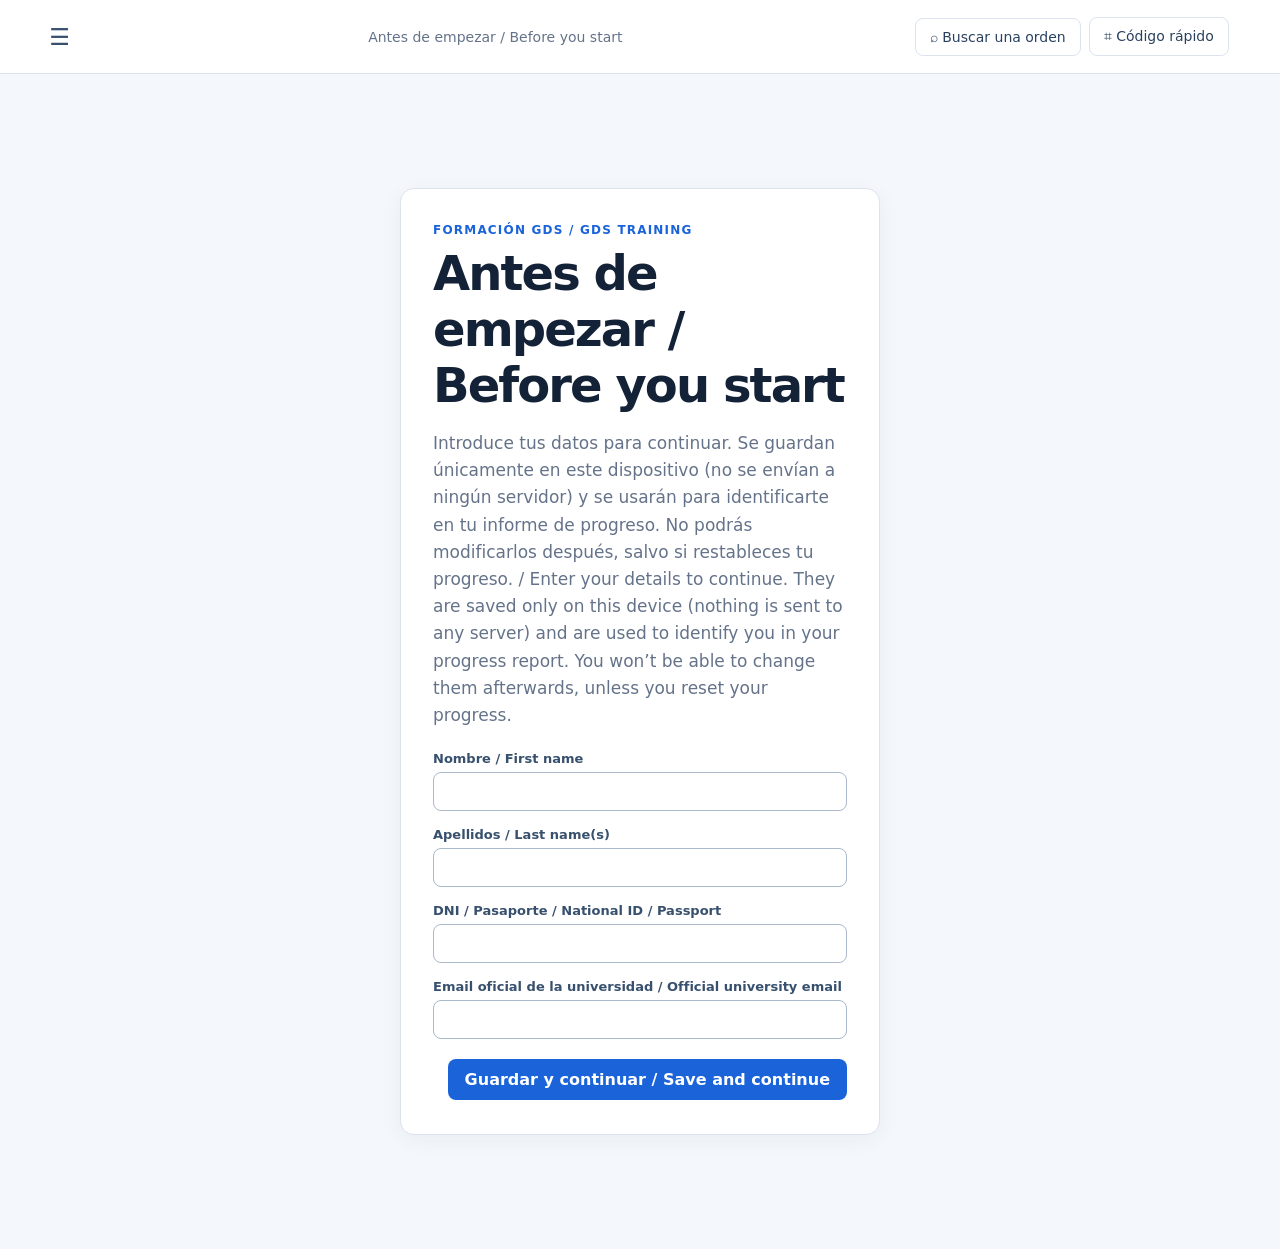
<file: index.html>
<!doctype html>
<html lang="es">
  <head>
    <meta charset="utf-8" />
    <meta name="viewport" content="width=device-width, initial-scale=1" />
    <meta name="theme-color" content="#071a33" />
    <meta name="description" content="Formación interactiva de comandos GDS." />
    <link rel="manifest" href="manifest.webmanifest" />
    <link rel="icon" href="modern/icons/favicon-32.png" sizes="32x32" />
    <link rel="apple-touch-icon" href="modern/icons/apple-touch-icon.png" />
    <meta name="apple-mobile-web-app-capable" content="yes" />
    <meta name="apple-mobile-web-app-status-bar-style" content="black-translucent" />
    <meta name="apple-mobile-web-app-title" content="GDS Training" />
    <meta name="mobile-web-app-capable" content="yes" />
    <title>GDS Training</title>
    <link rel="stylesheet" href="modern/styles.css?v=51" />
    <!-- Anonymous, cookie-free visit counting (GoatCounter) -- no personal data collected. -->
    <script data-goatcounter="https://gds-training.goatcounter.com/count" async src="//gc.zgo.at/count.js"></script>
  </head>
  <body>
    <div class="app-shell">
      <aside class="sidebar" data-i18n-attr="aria-label:sidebar.nav" aria-label="Navegación principal">
        <button id="close-sidebar" class="icon-button sidebar-close" data-i18n-attr="aria-label:sidebar.close" aria-label="Cerrar menú">×</button>
        <a class="brand" href="#inicio" data-i18n-attr="aria-label:brand.home" aria-label="Ir al inicio"><span class="brand-mark">G</span><span>GDS<br /><small>Training</small></span></a>
        <div class="lang-switch" role="group" data-i18n-attr="aria-label:lang.switchLabel" aria-label="Idioma"><button type="button" class="lang-option" data-lang="es">ES</button><button type="button" class="lang-option" data-lang="en">EN</button></div>
        <nav id="mode-nav" class="mode-nav"></nav>
        <section class="progress-card"><button id="progress-button" class="progress-summary"><p data-i18n="progress.title">Tu progreso</p><strong id="progress-label">0 de 120 lecciones</strong><div class="progress-track"><span id="progress-bar"></span></div></button><button id="reset-progress" class="text-button" data-i18n="progress.reset">Restablecer progreso</button></section>
      </aside>
      <div id="sidebar-backdrop" class="sidebar-backdrop"></div>
      <main>
        <header class="topbar"><button id="menu-button" class="icon-button" data-i18n-attr="aria-label:sidebar.open" aria-label="Abrir menú">☰</button><div id="breadcrumb" class="breadcrumb" data-i18n="nav.home">Inicio</div><div class="topbar-actions"><button id="search-button" class="search-button"><span aria-hidden="true">⌕</span>&nbsp;<span data-i18n="search.open">Buscar una orden</span></button><button id="lookup-button" class="search-button"><span aria-hidden="true">⌗</span>&nbsp;<span data-i18n="lookup.open">Código rápido</span></button></div></header>
        <div id="app" class="content" aria-live="polite"></div>
      </main>
    </div>
    <dialog id="search-dialog"><form method="dialog" class="dialog-header"><strong data-i18n="search.title">Buscador de órdenes</strong><button class="icon-button" data-i18n-attr="aria-label:common.close" aria-label="Cerrar">×</button></form><p data-i18n="search.description">Busca por orden, código o concepto dentro de los contenidos del curso.</p><input id="search-input" type="search" data-i18n-attr="placeholder:search.placeholder" placeholder="Ej.: disponibilidad, DAC, Bangkok…" autocomplete="off" /><div id="search-results" class="search-results"></div></dialog>
    <dialog id="lookup-dialog"><form method="dialog" class="dialog-header"><strong data-i18n="lookup.title">Código de ciudad o aeropuerto</strong><button class="icon-button" data-i18n-attr="aria-label:common.close" aria-label="Cerrar">×</button></form><p data-i18n="lookup.description">Escribe el nombre de una ciudad o un código de 3 letras para consultarlo, igual que harías con DAN o DAC.</p><input id="lookup-input" type="search" data-i18n-attr="placeholder:lookup.placeholder" placeholder="Ej.: Nice, NCE, Dubái…" autocomplete="off" /><div id="lookup-results" class="search-results"></div></dialog>
    <dialog id="progress-dialog"><form method="dialog" class="dialog-header"><strong data-i18n="progress.dialogTitle">Resumen de progreso</strong><button class="icon-button" data-i18n-attr="aria-label:common.close" aria-label="Cerrar">×</button></form><div id="progress-details"></div></dialog>
    <script src="modern/app.js?v=116"></script>
  </body>
</html>
</file>
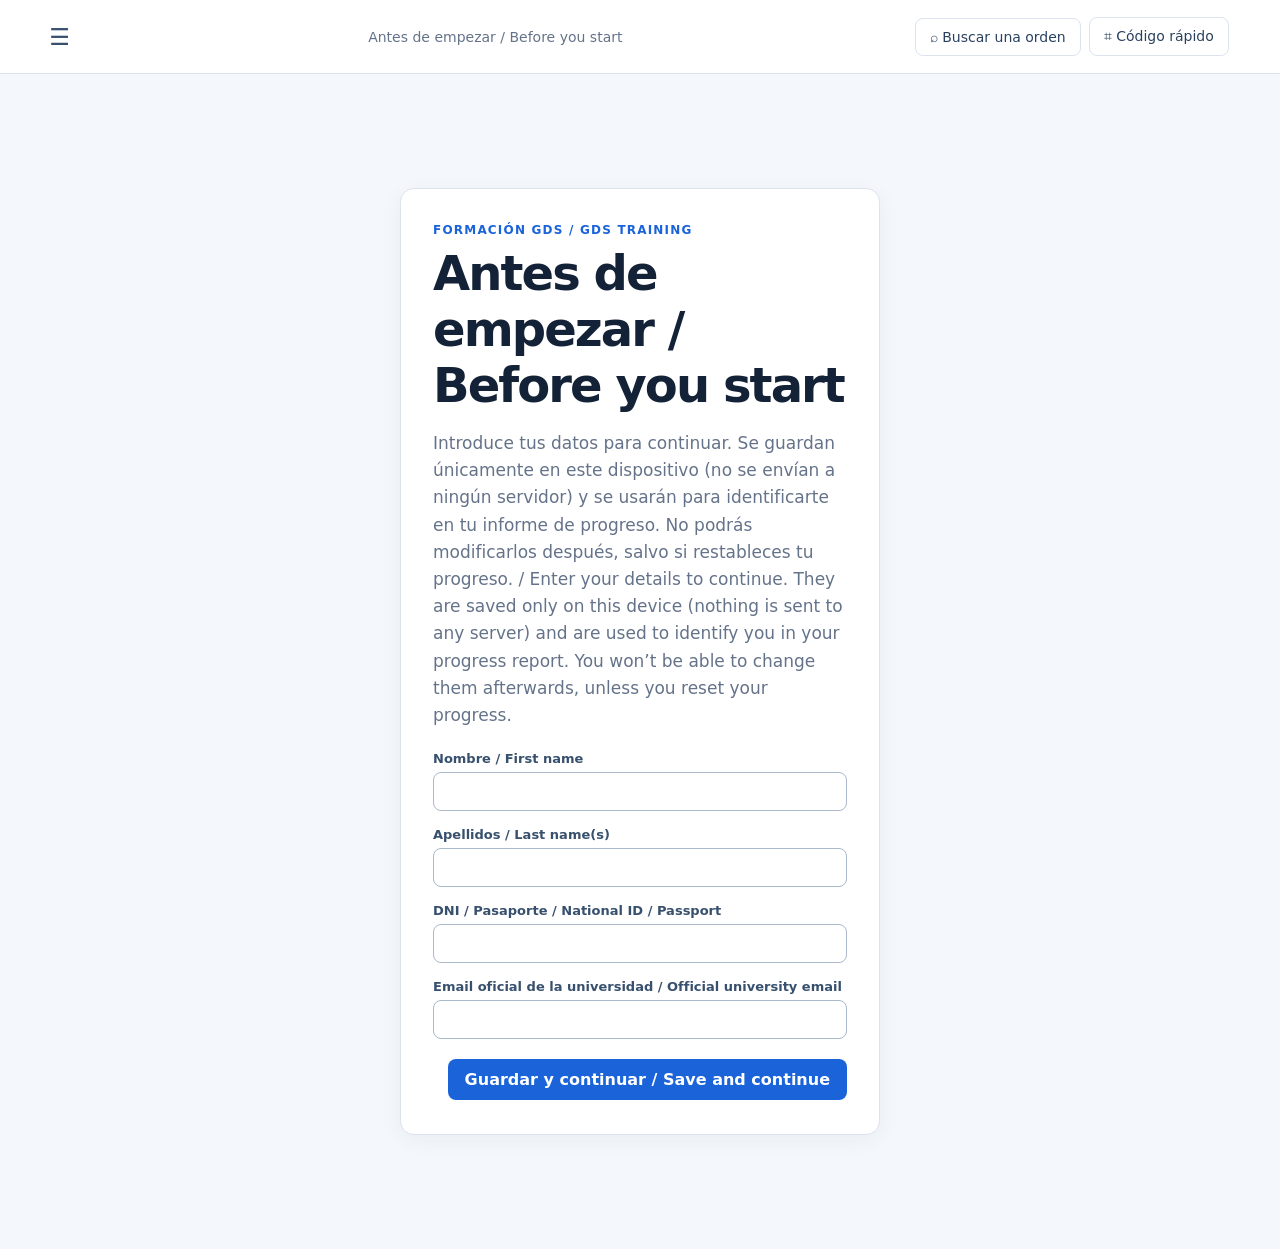
<file: modern/index.html>
<!doctype html>
<html lang="es">
  <head>
    <meta charset="utf-8" />
    <meta name="viewport" content="width=device-width, initial-scale=1" />
    <meta name="theme-color" content="#071a33" />
    <link rel="manifest" href="../manifest.webmanifest" />
    <link rel="icon" href="icons/favicon-32.png" sizes="32x32" />
    <link rel="apple-touch-icon" href="icons/apple-touch-icon.png" />
    <meta name="apple-mobile-web-app-capable" content="yes" />
    <meta name="apple-mobile-web-app-status-bar-style" content="black-translucent" />
    <meta name="apple-mobile-web-app-title" content="GDS Training" />
    <meta name="mobile-web-app-capable" content="yes" />
    <title>GDS Training</title>
    <link rel="stylesheet" href="styles.css?v=51" />
    <!-- Anonymous, cookie-free visit counting (GoatCounter) -- no personal data collected. -->
    <script data-goatcounter="https://gds-training.goatcounter.com/count" async src="//gc.zgo.at/count.js"></script>
  </head>
  <body>
    <div class="app-shell">
      <aside class="sidebar" data-i18n-attr="aria-label:sidebar.nav" aria-label="Navegación principal">
        <button id="close-sidebar" class="icon-button sidebar-close" data-i18n-attr="aria-label:sidebar.close" aria-label="Cerrar menú">×</button>
        <a class="brand" href="#inicio" data-i18n-attr="aria-label:brand.home" aria-label="Ir al inicio">
          <span class="brand-mark">G</span>
          <span>GDS<br /><small>Training</small></span>
        </a>
        <div class="lang-switch" role="group" data-i18n-attr="aria-label:lang.switchLabel" aria-label="Idioma">
          <button type="button" class="lang-option" data-lang="es">ES</button>
          <button type="button" class="lang-option" data-lang="en">EN</button>
        </div>
        <nav id="mode-nav" class="mode-nav"></nav>
        <section class="progress-card">
          <button id="progress-button" class="progress-summary">
            <p data-i18n="progress.title">Tu progreso</p>
            <strong id="progress-label">0 de 120 lecciones</strong>
            <div class="progress-track"><span id="progress-bar"></span></div>
          </button>
          <button id="reset-progress" class="text-button" data-i18n="progress.reset">Restablecer progreso</button>
        </section>
      </aside>
      <div id="sidebar-backdrop" class="sidebar-backdrop"></div>

      <main>
        <header class="topbar">
          <button id="menu-button" class="icon-button" data-i18n-attr="aria-label:sidebar.open" aria-label="Abrir menú">☰</button>
          <div id="breadcrumb" class="breadcrumb" data-i18n="nav.home">Inicio</div>
          <div class="topbar-actions">
            <button id="search-button" class="search-button"><span aria-hidden="true">⌕</span>&nbsp;<span data-i18n="search.open">Buscar una orden</span></button>
            <button id="lookup-button" class="search-button"><span aria-hidden="true">⌗</span>&nbsp;<span data-i18n="lookup.open">Código rápido</span></button>
          </div>
        </header>
        <div id="app" class="content" aria-live="polite"></div>
      </main>
    </div>

    <dialog id="search-dialog">
      <form method="dialog" class="dialog-header">
        <strong data-i18n="search.title">Buscador de órdenes</strong>
        <button class="icon-button" data-i18n-attr="aria-label:common.close" aria-label="Cerrar">×</button>
      </form>
      <p data-i18n="search.description">Busca por orden, código o concepto dentro de los contenidos del curso.</p>
      <input id="search-input" type="search" data-i18n-attr="placeholder:search.placeholder" placeholder="Ej.: disponibilidad, DAC, Bangkok…" autocomplete="off" />
      <div id="search-results" class="search-results"></div>
    </dialog>
    <dialog id="lookup-dialog">
      <form method="dialog" class="dialog-header">
        <strong data-i18n="lookup.title">Código de ciudad o aeropuerto</strong>
        <button class="icon-button" data-i18n-attr="aria-label:common.close" aria-label="Cerrar">×</button>
      </form>
      <p data-i18n="lookup.description">Escribe el nombre de una ciudad o un código de 3 letras para consultarlo, igual que harías con DAN o DAC.</p>
      <input id="lookup-input" type="search" data-i18n-attr="placeholder:lookup.placeholder" placeholder="Ej.: Nice, NCE, Dubái…" autocomplete="off" />
      <div id="lookup-results" class="search-results"></div>
    </dialog>
    <dialog id="progress-dialog">
      <form method="dialog" class="dialog-header">
        <strong data-i18n="progress.dialogTitle">Resumen de progreso</strong>
        <button class="icon-button" data-i18n-attr="aria-label:common.close" aria-label="Cerrar">×</button>
      </form>
      <div id="progress-details"></div>
    </dialog>

    <template id="notice-template"><div class="notice" role="status"></div></template>
    <script src="app.js?v=116"></script>
  </body>
</html>
</file>
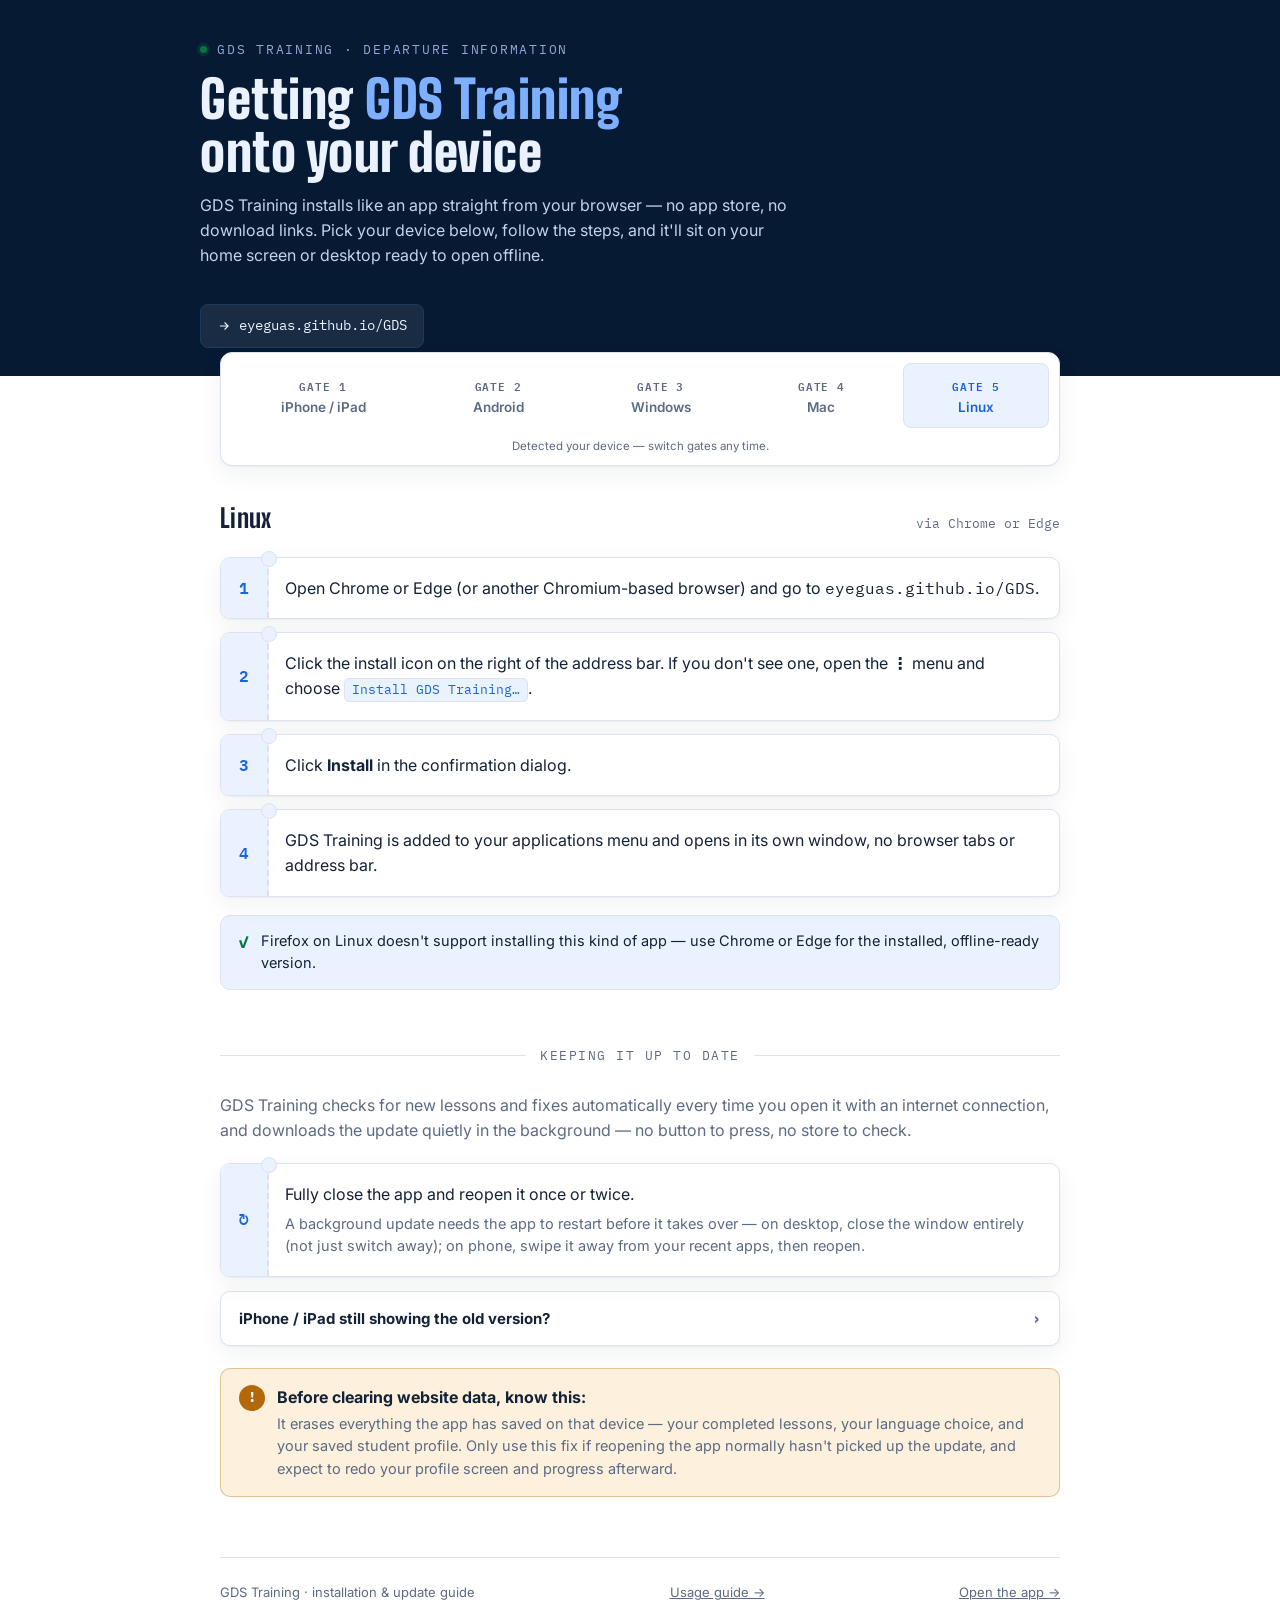
<file: install-en.html>
<!doctype html>
<html lang="en">
  <head>
    <meta charset="utf-8" />
    <meta name="viewport" content="width=device-width, initial-scale=1" />
    <meta name="theme-color" content="#071a33" />
    <meta name="description" content="Step-by-step install and update guide for the GDS Training app on iPhone, Android, Windows, Mac, and Linux." />
    <link rel="icon" href="modern/icons/favicon-32.png" sizes="32x32" />
    <title>Installing GDS Training</title>
<style>
  @import url('https://fonts.googleapis.com/css2?family=Big+Shoulders+Display:wght@600;800;900&family=Inter:wght@400;500;600;700&family=IBM+Plex+Mono:wght@500;600&display=swap');

  :root{
    --navy:#071a33; --blue:#1b63d9; --sky:#eaf2ff; --ink:#142238;
    --muted:#5c6b84; --line:#dce3ee; --paper:#ffffff; --amber:#b3690b;
    --amber-bg:#fdf0dd; --good:#087443;
    --surface:var(--paper); --surface-raised:#ffffff; --text:var(--ink);
    --text-muted:var(--muted); --hairline:var(--line); --board:var(--navy);
    --board-text:#eaf2ff; --board-line:#1f3a5f; --accent:var(--blue);
    --accent-ink:#ffffff; --stub-hole:var(--sky);
    --shadow: 0 1px 2px rgba(7,26,51,.04), 0 8px 24px rgba(7,26,51,.06);
  }
  @media (prefers-color-scheme: dark){
    :root:not([data-theme="light"]){
      --surface:#0b1626; --surface-raised:#101f36; --text:#e7edf7;
      --text-muted:#93a3bd; --hairline:#233a5c; --board:#040d1c;
      --board-text:#dce9ff; --board-line:#1a2e4d; --sky:#0f2038;
      --accent:#4f8fef; --accent-ink:#04101f; --stub-hole:#0b1626;
      --amber:#e8a53d; --amber-bg:#2a2110; --good:#3fbf83;
      --shadow: 0 1px 2px rgba(0,0,0,.3), 0 12px 28px rgba(0,0,0,.35);
    }
  }
  :root[data-theme="dark"]{
    --surface:#0b1626; --surface-raised:#101f36; --text:#e7edf7;
    --text-muted:#93a3bd; --hairline:#233a5c; --board:#040d1c;
    --board-text:#dce9ff; --board-line:#1a2e4d; --sky:#0f2038;
    --accent:#4f8fef; --accent-ink:#04101f; --stub-hole:#0b1626;
    --amber:#e8a53d; --amber-bg:#2a2110; --good:#3fbf83;
    --shadow: 0 1px 2px rgba(0,0,0,.3), 0 12px 28px rgba(0,0,0,.35);
  }

  *{box-sizing:border-box;}
  body{
    margin:0; background:var(--surface); color:var(--text);
    font-family:Inter,ui-sans-serif,system-ui,-apple-system,"Segoe UI",sans-serif;
    line-height:1.55; -webkit-font-smoothing:antialiased;
  }
  h1,h2,h3{ font-family:"Big Shoulders Display",Inter,sans-serif; text-wrap:balance; letter-spacing:.01em; margin:0; }
  code, .mono{ font-family:"IBM Plex Mono",ui-monospace,monospace; }
  a{ color:var(--accent); }

  .wrap{ max-width:880px; margin:0 auto; padding:0 20px 80px; }

  /* ---- Header / departure board ---- */
  .board{
    background:var(--board); color:var(--board-text);
    padding:40px 20px 28px;
  }
  .board-inner{ max-width:880px; margin:0 auto; }
  .board-eyebrow{
    display:flex; align-items:center; gap:10px; font-family:"IBM Plex Mono",monospace;
    font-size:12.5px; letter-spacing:.14em; text-transform:uppercase; color:#8fa8d6; margin-bottom:14px;
  }
  .board-eyebrow .dot{ width:7px; height:7px; border-radius:50%; background:var(--good); box-shadow:0 0 0 3px rgba(8,116,67,.25); }
  .board h1{ font-size:clamp(32px,6vw,52px); font-weight:900; line-height:1.02; }
  .board h1 em{ font-style:normal; color:#7fb0ff; }
  .board p.lead{ margin-top:14px; max-width:60ch; color:#c3d3ec; font-size:16px; }
  .board .app-link{
    display:inline-flex; align-items:center; gap:8px; margin-top:20px; padding:10px 16px;
    background:rgba(255,255,255,.08); border:1px solid var(--board-line); border-radius:8px;
    color:var(--board-text); text-decoration:none; font-size:14px; font-family:"IBM Plex Mono",monospace;
  }
  .board .app-link:hover{ background:rgba(255,255,255,.14); }
  .board .app-link svg{ width:14px; height:14px; }

  /* ---- Gate selector (platform tabs) ---- */
  .gates{
    display:flex; flex-wrap:wrap; gap:8px; margin:-24px 0 32px;
    padding:10px; background:var(--surface-raised); border:1px solid var(--hairline);
    border-radius:12px; box-shadow:var(--shadow);
  }
  .gate-btn{
    flex:1 1 auto; min-width:110px; display:flex; flex-direction:column; align-items:center; gap:4px;
    padding:12px 10px; border-radius:8px; border:1px solid transparent; background:transparent;
    color:var(--text-muted); cursor:pointer; font-family:Inter,sans-serif; font-weight:600; font-size:13.5px;
  }
  .gate-btn .code{ font-family:"IBM Plex Mono",monospace; font-size:11px; letter-spacing:.08em; color:var(--text-muted); }
  .gate-btn[aria-selected="true"]{ background:var(--sky); border-color:var(--hairline); color:var(--accent); }
  .gate-btn[aria-selected="true"] .code{ color:var(--accent); }
  .gate-btn:hover{ background:var(--sky); }
  .gate-hint{ width:100%; text-align:center; font-size:11.5px; color:var(--text-muted); padding-top:2px; }

  section.panel{ display:none; }
  section.panel.is-active{ display:block; }

  .section-head{ display:flex; align-items:baseline; justify-content:space-between; gap:12px; margin-bottom:18px; }
  .section-head h2{ font-size:26px; font-weight:800; color:var(--text); }
  .section-head .via{ font-size:13px; color:var(--text-muted); font-family:"IBM Plex Mono",monospace; }

  /* ---- Ticket stub steps ---- */
  .stub{
    position:relative; background:var(--surface-raised); border:1px solid var(--hairline);
    border-radius:10px; padding:18px 20px 18px 64px; margin-bottom:14px; box-shadow:var(--shadow);
  }
  .stub + .stub{ margin-top:-1px; }
  .stub::before{
    content:attr(data-n); position:absolute; left:0; top:0; bottom:0; width:46px;
    display:flex; align-items:center; justify-content:center;
    font-family:"IBM Plex Mono",monospace; font-weight:600; font-size:16px; color:var(--accent);
    background:var(--sky); border-right:2px dashed var(--hairline);
    border-radius:10px 0 0 10px;
  }
  .stub::after{
    content:""; position:absolute; left:40px; top:-7px; width:14px; height:14px;
    border-radius:50%; background:var(--stub-hole); border:1px solid var(--hairline);
  }
  .stub p{ margin:0; color:var(--text); }
  .stub p + p{ margin-top:6px; color:var(--text-muted); font-size:14.5px; }
  .stub .key{
    display:inline-block; padding:1px 7px; border:1px solid var(--hairline); border-radius:5px;
    font-family:"IBM Plex Mono",monospace; font-size:12.5px; background:var(--sky); color:var(--accent);
  }

  /* ---- Callouts ---- */
  .callout{
    display:flex; gap:12px; padding:16px 18px; border-radius:10px; margin:22px 0;
    background:var(--amber-bg); border:1px solid color-mix(in srgb, var(--amber) 35%, transparent);
  }
  .callout .mark{
    flex:none; width:26px; height:26px; border-radius:50%; background:var(--amber); color:#fff;
    display:flex; align-items:center; justify-content:center; font-family:"IBM Plex Mono",monospace; font-weight:700; font-size:14px;
  }
  .callout strong{ display:block; color:var(--text); margin-bottom:3px; }
  .callout p{ margin:0; color:var(--text-muted); font-size:14.5px; }

  .tip{
    display:flex; gap:12px; padding:14px 18px; border-radius:10px; margin:18px 0;
    background:var(--sky); border:1px solid var(--hairline);
  }
  .tip .mark{ flex:none; color:var(--good); font-weight:800; font-family:"IBM Plex Mono",monospace; }
  .tip p{ margin:0; font-size:14.5px; color:var(--text); }

  /* ---- Update section ---- */
  .divider{
    display:flex; align-items:center; gap:14px; margin:56px 0 28px; color:var(--text-muted);
    font-family:"IBM Plex Mono",monospace; font-size:12.5px; letter-spacing:.12em; text-transform:uppercase;
  }
  .divider::before,.divider::after{ content:""; flex:1; height:1px; background:var(--hairline); }

  .accordion{ border:1px solid var(--hairline); border-radius:10px; overflow:hidden; background:var(--surface-raised); box-shadow:var(--shadow); margin-bottom:14px; }
  .accordion summary{
    list-style:none; cursor:pointer; padding:15px 18px; display:flex; align-items:center; justify-content:space-between;
    font-weight:700; font-size:15px; color:var(--text);
  }
  .accordion summary::-webkit-details-marker{ display:none; }
  .accordion summary .chev{ font-family:"IBM Plex Mono",monospace; color:var(--text-muted); transition:transform .15s ease; }
  .accordion[open] summary .chev{ transform:rotate(90deg); }
  .accordion .body{ padding:0 18px 18px; color:var(--text-muted); font-size:14.5px; }
  .accordion .body ol{ margin:8px 0 0; padding-left:20px; }
  .accordion .body li{ margin-bottom:8px; color:var(--text); }
  .accordion .body li::marker{ font-family:"IBM Plex Mono",monospace; color:var(--accent); }

  footer{ margin-top:60px; padding-top:24px; border-top:1px solid var(--hairline); color:var(--text-muted); font-size:13px; display:flex; justify-content:space-between; flex-wrap:wrap; gap:10px; }
  footer a{ color:var(--text-muted); }

  @media (prefers-reduced-motion: reduce){ *{ transition:none !important; } }

  @media (max-width:600px){
    .stub{ padding-left:56px; }
    .stub::before{ width:40px; font-size:14px; }
    .stub::after{ left:34px; }
    .gates{ margin-top:0; }
    .board{ padding-top:28px; }
  }
</style>
  </head>
  <body>
<div class="board">
  <div class="board-inner">
    <div class="board-eyebrow"><span class="dot"></span> GDS TRAINING &middot; DEPARTURE INFORMATION</div>
    <h1>Getting <em>GDS Training</em><br>onto your device</h1>
    <p class="lead">GDS Training installs like an app straight from your browser — no app store, no download links. Pick your device below, follow the steps, and it'll sit on your home screen or desktop ready to open offline.</p>
    <a class="app-link" href="https://eyeguas.github.io/GDS/" target="_blank" rel="noopener">
      <svg viewBox="0 0 24 24" fill="none" stroke="currentColor" stroke-width="2"><path d="M5 12h14M13 6l6 6-6 6"/></svg>
      eyeguas.github.io/GDS
    </a>
  </div>
</div>

<div class="wrap">

  <div class="gates" role="tablist" aria-label="Choose your device">
    <button class="gate-btn" role="tab" data-target="ios"><span class="code">GATE 1</span>iPhone / iPad</button>
    <button class="gate-btn" role="tab" data-target="android"><span class="code">GATE 2</span>Android</button>
    <button class="gate-btn" role="tab" data-target="windows"><span class="code">GATE 3</span>Windows</button>
    <button class="gate-btn" role="tab" data-target="mac"><span class="code">GATE 4</span>Mac</button>
    <button class="gate-btn" role="tab" data-target="linux"><span class="code">GATE 5</span>Linux</button>
    <div class="gate-hint" id="auto-hint"></div>
  </div>

  <section class="panel" id="panel-ios">
    <div class="section-head"><h2>iPhone &amp; iPad</h2><span class="via">via Safari</span></div>
    <div class="stub" data-n="1"><p>Open Safari and go to <code>eyeguas.github.io/GDS</code>.</p><p>It has to be Safari — Chrome and other browsers on iOS can't add the app to your home screen.</p></div>
    <div class="stub" data-n="2"><p>Tap the <strong>Share</strong> button — the square with an arrow pointing up, in the bottom toolbar (or the top bar on iPad).</p></div>
    <div class="stub" data-n="3"><p>Scroll the share menu down and tap <span class="key">Add to Home Screen</span>.</p></div>
    <div class="stub" data-n="4"><p>Tap <strong>Add</strong> in the top-right corner.</p><p>A "GDS Training" icon appears on your home screen. Open it from there, not from Safari — that's what makes it work offline and feel like a real app.</p></div>
    <div class="tip"><span class="mark">✓</span><p>Once it's installed, open it over Wi-Fi one time so it can save the lessons for offline use. After that, it works with no signal at all.</p></div>
  </section>

  <section class="panel" id="panel-android">
    <div class="section-head"><h2>Android</h2><span class="via">via Chrome</span></div>
    <div class="stub" data-n="1"><p>Open Chrome and go to <code>eyeguas.github.io/GDS</code>.</p></div>
    <div class="stub" data-n="2"><p>Chrome usually shows an <span class="key">Install app</span> banner or button at the bottom of the screen. Tap it.</p><p>Don't see it? Tap the <strong>⋮</strong> menu in the top-right corner instead.</p></div>
    <div class="stub" data-n="3"><p>From that menu, tap <span class="key">Install app</span> (sometimes labelled <span class="key">Add to Home screen</span>).</p></div>
    <div class="stub" data-n="4"><p>Confirm by tapping <strong>Install</strong>.</p><p>GDS Training now has its own icon in your app drawer and home screen, and opens in its own window without Chrome's address bar.</p></div>
    <div class="tip"><span class="mark">✓</span><p>Open it once with an internet connection so the lessons are stored on your device — after that it runs fully offline.</p></div>
  </section>

  <section class="panel" id="panel-windows">
    <div class="section-head"><h2>Windows</h2><span class="via">via Chrome or Edge</span></div>
    <div class="stub" data-n="1"><p>Open Chrome or Edge and go to <code>eyeguas.github.io/GDS</code>.</p></div>
    <div class="stub" data-n="2"><p>Look at the right side of the address bar for a small install icon — a monitor with a down arrow (Chrome) or a similar icon (Edge).</p></div>
    <div class="stub" data-n="3"><p>Click it, then click <span class="key">Install</span> in the pop-up.</p><p>No icon in the address bar? Open the <strong>⋮</strong> menu and look for <span class="key">Install GDS Training</span> or <span class="key">Apps → Install this site as an app</span>.</p></div>
    <div class="stub" data-n="4"><p>GDS Training opens in its own window and gets shortcuts on your Desktop and Start menu, just like any other installed program.</p></div>
    <div class="tip"><span class="mark">✓</span><p>Pin it to your taskbar for one-click access: right-click the app's icon while it's open and choose <strong>Pin to taskbar</strong>.</p></div>
  </section>

  <section class="panel" id="panel-mac">
    <div class="section-head"><h2>Mac</h2><span class="via">via Chrome, Edge or Safari</span></div>
    <div class="stub" data-n="1"><p>Open your browser and go to <code>eyeguas.github.io/GDS</code>.</p></div>
    <div class="stub" data-n="2"><p><strong>Chrome or Edge:</strong> click the install icon at the right of the address bar, then click <span class="key">Install</span>.</p><p><strong>Safari (macOS Sonoma or newer):</strong> open the <strong>File</strong> menu and choose <span class="key">Add to Dock…</span>.</p></div>
    <div class="stub" data-n="3"><p>Confirm the name and click <strong>Add</strong> (Safari) or <strong>Install</strong> (Chrome/Edge).</p></div>
    <div class="stub" data-n="4"><p>GDS Training now opens as its own app from the Dock or Launchpad, in its own window.</p></div>
    <div class="tip"><span class="mark">✓</span><p>Older macOS on Safari doesn't support "Add to Dock" — use Chrome or Edge instead, both install the same way as on Windows.</p></div>
  </section>

  <section class="panel" id="panel-linux">
    <div class="section-head"><h2>Linux</h2><span class="via">via Chrome or Edge</span></div>
    <div class="stub" data-n="1"><p>Open Chrome or Edge (or another Chromium-based browser) and go to <code>eyeguas.github.io/GDS</code>.</p></div>
    <div class="stub" data-n="2"><p>Click the install icon on the right of the address bar. If you don't see one, open the <strong>⋮</strong> menu and choose <span class="key">Install GDS Training…</span>.</p></div>
    <div class="stub" data-n="3"><p>Click <strong>Install</strong> in the confirmation dialog.</p></div>
    <div class="stub" data-n="4"><p>GDS Training is added to your applications menu and opens in its own window, no browser tabs or address bar.</p></div>
    <div class="tip"><span class="mark">✓</span><p>Firefox on Linux doesn't support installing this kind of app — use Chrome or Edge for the installed, offline-ready version.</p></div>
  </section>

  <div class="divider">Keeping it up to date</div>

  <p style="color:var(--text-muted); margin-bottom:20px;">GDS Training checks for new lessons and fixes automatically every time you open it with an internet connection, and downloads the update quietly in the background — no button to press, no store to check.</p>

  <div class="stub" data-n="↻"><p>Fully close the app and reopen it once or twice.</p><p>A background update needs the app to restart before it takes over — on desktop, close the window entirely (not just switch away); on phone, swipe it away from your recent apps, then reopen.</p></div>

  <details class="accordion">
    <summary>iPhone / iPad still showing the old version? <span class="chev">›</span></summary>
    <div class="body">
      <p>Rarely, an iPhone or iPad keeps an older copy cached even after reopening a few times. If that happens:</p>
      <ol>
        <li>Open <strong>Settings → Safari → Advanced → Website Data</strong>.</li>
        <li>Find <code>eyeguas.github.io</code> in the list and swipe to delete it.</li>
        <li>Go back to your home screen, press and hold the GDS Training icon, and choose <strong>Delete App</strong>.</li>
        <li>Open Safari, go to <code>eyeguas.github.io/GDS</code> again, and re-add it with <span class="key">Add to Home Screen</span> as before.</li>
      </ol>
    </div>
  </details>

  <div class="callout">
    <span class="mark">!</span>
    <div><strong>Before clearing website data, know this:</strong><p>It erases everything the app has saved on that device — your completed lessons, your language choice, and your saved student profile. Only use this fix if reopening the app normally hasn't picked up the update, and expect to redo your profile screen and progress afterward.</p></div>
  </div>

  <footer>
    <span>GDS Training &middot; installation &amp; update guide</span>
    <a href="usage-en.html" target="_blank" rel="noopener">Usage guide →</a>
    <a href="https://eyeguas.github.io/GDS/" target="_blank" rel="noopener">Open the app →</a>
  </footer>
</div>

<script>
  (function(){
    const panels = document.querySelectorAll('.panel');
    const tabs = document.querySelectorAll('.gate-btn');
    function activate(id){
      panels.forEach(p => p.classList.toggle('is-active', p.id === 'panel-' + id));
      tabs.forEach(t => t.setAttribute('aria-selected', t.dataset.target === id ? 'true' : 'false'));
      try { sessionStorage.setItem('gds-install-tab', id); } catch(_) {}
    }
    tabs.forEach(t => t.addEventListener('click', () => activate(t.dataset.target)));

    let initial = 'windows';
    const ua = navigator.userAgent || '';
    if (/iPhone|iPad|iPod/.test(ua)) initial = 'ios';
    else if (/Android/.test(ua)) initial = 'android';
    else if (/Macintosh|Mac OS X/.test(ua)) initial = 'mac';
    else if (/Linux/.test(ua) && !/Android/.test(ua)) initial = 'linux';

    let saved = null;
    try { saved = sessionStorage.getItem('gds-install-tab'); } catch(_) {}
    const hint = document.getElementById('auto-hint');
    if (!saved && hint) hint.textContent = 'Detected your device — switch gates any time.';
    activate(saved || initial);
  })();
</script>
  </body>
</html>
</file>
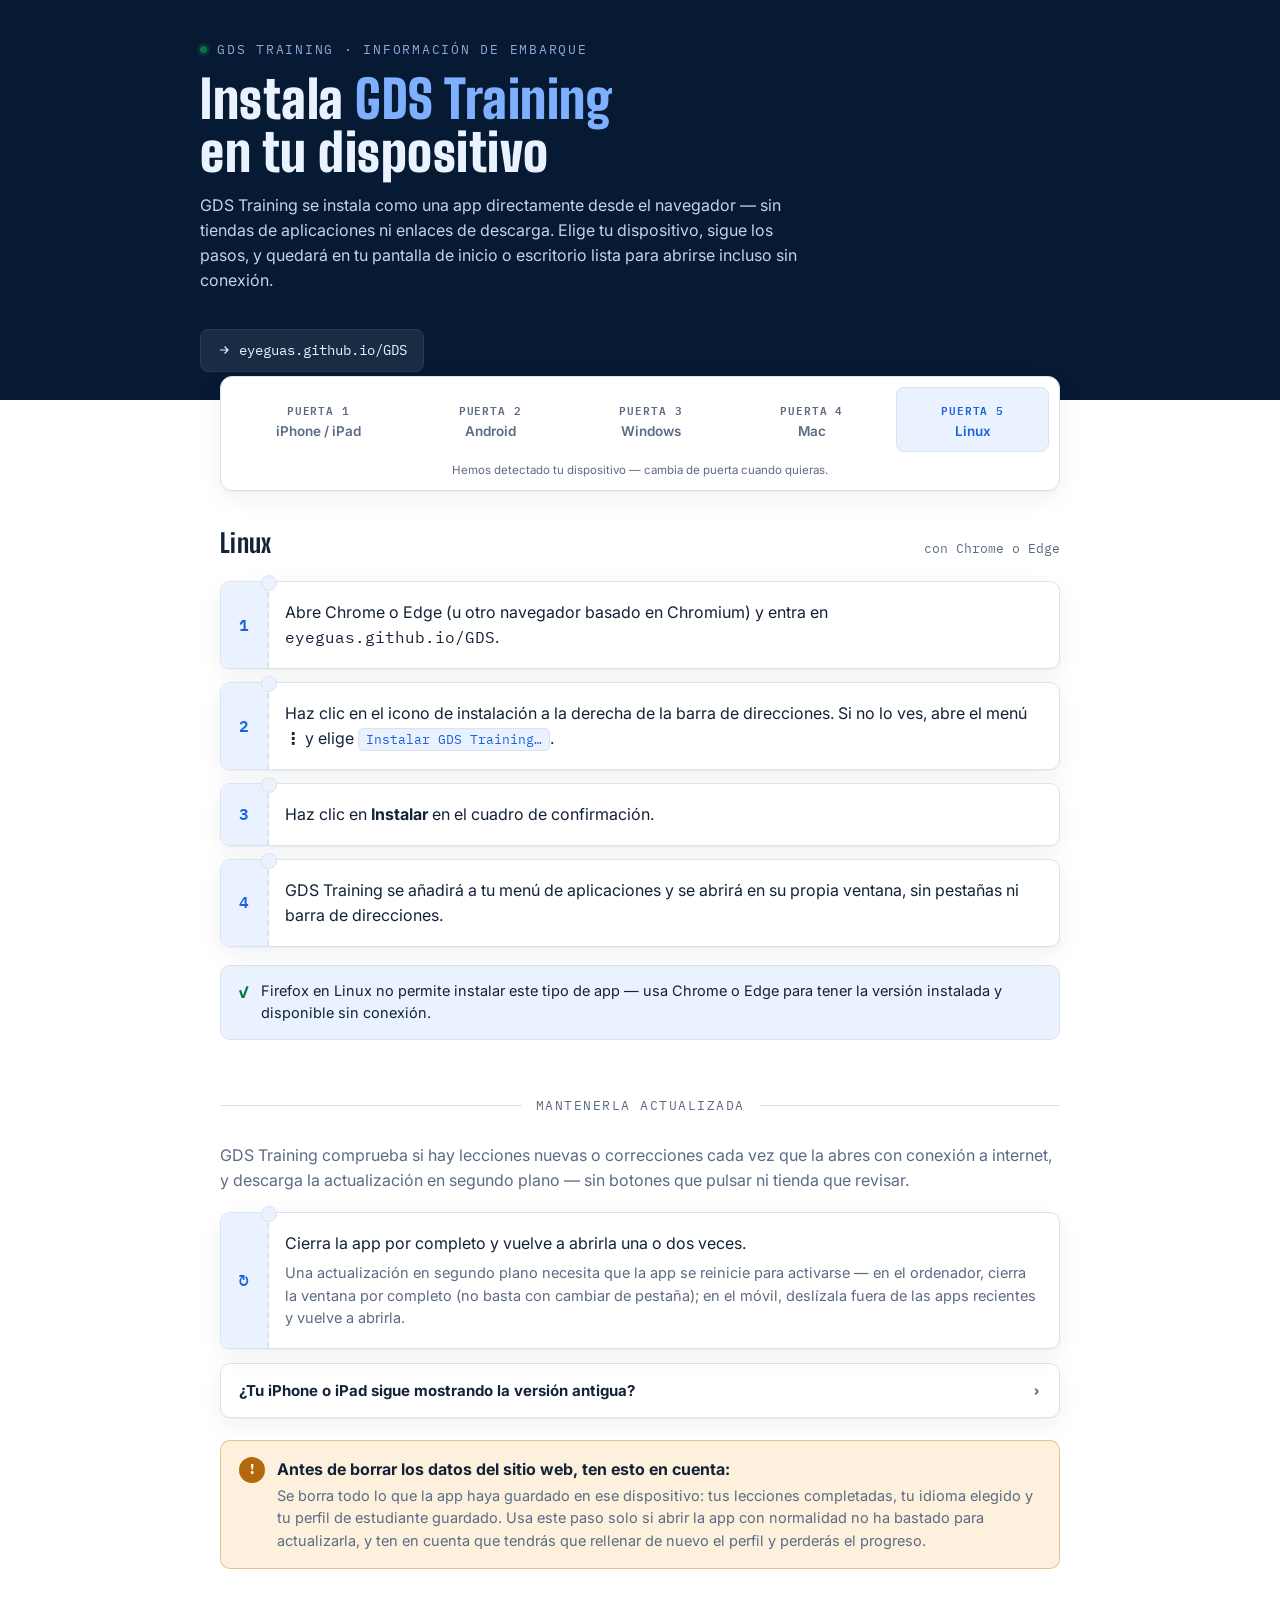
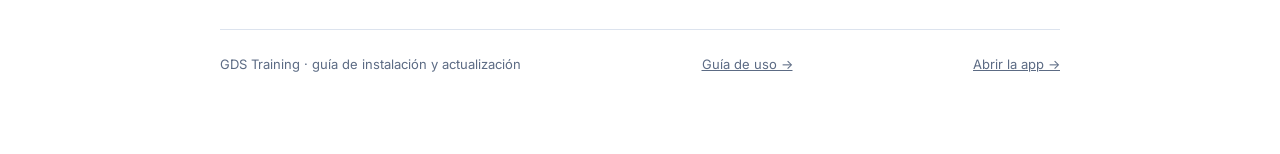
<file: install-es.html>
<!doctype html>
<html lang="es">
  <head>
    <meta charset="utf-8" />
    <meta name="viewport" content="width=device-width, initial-scale=1" />
    <meta name="theme-color" content="#071a33" />
    <meta name="description" content="Guía paso a paso de instalación y actualización de la app GDS Training para iPhone, Android, Windows, Mac y Linux." />
    <link rel="icon" href="modern/icons/favicon-32.png" sizes="32x32" />
    <title>Instalar GDS Training</title>
<style>
  @import url('https://fonts.googleapis.com/css2?family=Big+Shoulders+Display:wght@600;800;900&family=Inter:wght@400;500;600;700&family=IBM+Plex+Mono:wght@500;600&display=swap');

  :root{
    --navy:#071a33; --blue:#1b63d9; --sky:#eaf2ff; --ink:#142238;
    --muted:#5c6b84; --line:#dce3ee; --paper:#ffffff; --amber:#b3690b;
    --amber-bg:#fdf0dd; --good:#087443;
    --surface:var(--paper); --surface-raised:#ffffff; --text:var(--ink);
    --text-muted:var(--muted); --hairline:var(--line); --board:var(--navy);
    --board-text:#eaf2ff; --board-line:#1f3a5f; --accent:var(--blue);
    --accent-ink:#ffffff; --stub-hole:var(--sky);
    --shadow: 0 1px 2px rgba(7,26,51,.04), 0 8px 24px rgba(7,26,51,.06);
  }
  @media (prefers-color-scheme: dark){
    :root:not([data-theme="light"]){
      --surface:#0b1626; --surface-raised:#101f36; --text:#e7edf7;
      --text-muted:#93a3bd; --hairline:#233a5c; --board:#040d1c;
      --board-text:#dce9ff; --board-line:#1a2e4d; --sky:#0f2038;
      --accent:#4f8fef; --accent-ink:#04101f; --stub-hole:#0b1626;
      --amber:#e8a53d; --amber-bg:#2a2110; --good:#3fbf83;
      --shadow: 0 1px 2px rgba(0,0,0,.3), 0 12px 28px rgba(0,0,0,.35);
    }
  }
  :root[data-theme="dark"]{
    --surface:#0b1626; --surface-raised:#101f36; --text:#e7edf7;
    --text-muted:#93a3bd; --hairline:#233a5c; --board:#040d1c;
    --board-text:#dce9ff; --board-line:#1a2e4d; --sky:#0f2038;
    --accent:#4f8fef; --accent-ink:#04101f; --stub-hole:#0b1626;
    --amber:#e8a53d; --amber-bg:#2a2110; --good:#3fbf83;
    --shadow: 0 1px 2px rgba(0,0,0,.3), 0 12px 28px rgba(0,0,0,.35);
  }

  *{box-sizing:border-box;}
  body{
    margin:0; background:var(--surface); color:var(--text);
    font-family:Inter,ui-sans-serif,system-ui,-apple-system,"Segoe UI",sans-serif;
    line-height:1.55; -webkit-font-smoothing:antialiased;
  }
  h1,h2,h3{ font-family:"Big Shoulders Display",Inter,sans-serif; text-wrap:balance; letter-spacing:.01em; margin:0; }
  code, .mono{ font-family:"IBM Plex Mono",ui-monospace,monospace; }
  a{ color:var(--accent); }

  .wrap{ max-width:880px; margin:0 auto; padding:0 20px 80px; }

  .board{
    background:var(--board); color:var(--board-text);
    padding:40px 20px 28px;
  }
  .board-inner{ max-width:880px; margin:0 auto; }
  .board-eyebrow{
    display:flex; align-items:center; gap:10px; font-family:"IBM Plex Mono",monospace;
    font-size:12.5px; letter-spacing:.14em; text-transform:uppercase; color:#8fa8d6; margin-bottom:14px;
  }
  .board-eyebrow .dot{ width:7px; height:7px; border-radius:50%; background:var(--good); box-shadow:0 0 0 3px rgba(8,116,67,.25); }
  .board h1{ font-size:clamp(32px,6vw,52px); font-weight:900; line-height:1.02; }
  .board h1 em{ font-style:normal; color:#7fb0ff; }
  .board p.lead{ margin-top:14px; max-width:60ch; color:#c3d3ec; font-size:16px; }
  .board .app-link{
    display:inline-flex; align-items:center; gap:8px; margin-top:20px; padding:10px 16px;
    background:rgba(255,255,255,.08); border:1px solid var(--board-line); border-radius:8px;
    color:var(--board-text); text-decoration:none; font-size:14px; font-family:"IBM Plex Mono",monospace;
  }
  .board .app-link:hover{ background:rgba(255,255,255,.14); }
  .board .app-link svg{ width:14px; height:14px; }

  .gates{
    display:flex; flex-wrap:wrap; gap:8px; margin:-24px 0 32px;
    padding:10px; background:var(--surface-raised); border:1px solid var(--hairline);
    border-radius:12px; box-shadow:var(--shadow);
  }
  .gate-btn{
    flex:1 1 auto; min-width:110px; display:flex; flex-direction:column; align-items:center; gap:4px;
    padding:12px 10px; border-radius:8px; border:1px solid transparent; background:transparent;
    color:var(--text-muted); cursor:pointer; font-family:Inter,sans-serif; font-weight:600; font-size:13.5px;
  }
  .gate-btn .code{ font-family:"IBM Plex Mono",monospace; font-size:11px; letter-spacing:.08em; color:var(--text-muted); }
  .gate-btn[aria-selected="true"]{ background:var(--sky); border-color:var(--hairline); color:var(--accent); }
  .gate-btn[aria-selected="true"] .code{ color:var(--accent); }
  .gate-btn:hover{ background:var(--sky); }
  .gate-hint{ width:100%; text-align:center; font-size:11.5px; color:var(--text-muted); padding-top:2px; }

  section.panel{ display:none; }
  section.panel.is-active{ display:block; }

  .section-head{ display:flex; align-items:baseline; justify-content:space-between; gap:12px; margin-bottom:18px; }
  .section-head h2{ font-size:26px; font-weight:800; color:var(--text); }
  .section-head .via{ font-size:13px; color:var(--text-muted); font-family:"IBM Plex Mono",monospace; }

  .stub{
    position:relative; background:var(--surface-raised); border:1px solid var(--hairline);
    border-radius:10px; padding:18px 20px 18px 64px; margin-bottom:14px; box-shadow:var(--shadow);
  }
  .stub + .stub{ margin-top:-1px; }
  .stub::before{
    content:attr(data-n); position:absolute; left:0; top:0; bottom:0; width:46px;
    display:flex; align-items:center; justify-content:center;
    font-family:"IBM Plex Mono",monospace; font-weight:600; font-size:16px; color:var(--accent);
    background:var(--sky); border-right:2px dashed var(--hairline);
    border-radius:10px 0 0 10px;
  }
  .stub::after{
    content:""; position:absolute; left:40px; top:-7px; width:14px; height:14px;
    border-radius:50%; background:var(--stub-hole); border:1px solid var(--hairline);
  }
  .stub p{ margin:0; color:var(--text); }
  .stub p + p{ margin-top:6px; color:var(--text-muted); font-size:14.5px; }
  .stub .key{
    display:inline-block; padding:1px 7px; border:1px solid var(--hairline); border-radius:5px;
    font-family:"IBM Plex Mono",monospace; font-size:12.5px; background:var(--sky); color:var(--accent);
  }

  .callout{
    display:flex; gap:12px; padding:16px 18px; border-radius:10px; margin:22px 0;
    background:var(--amber-bg); border:1px solid color-mix(in srgb, var(--amber) 35%, transparent);
  }
  .callout .mark{
    flex:none; width:26px; height:26px; border-radius:50%; background:var(--amber); color:#fff;
    display:flex; align-items:center; justify-content:center; font-family:"IBM Plex Mono",monospace; font-weight:700; font-size:14px;
  }
  .callout strong{ display:block; color:var(--text); margin-bottom:3px; }
  .callout p{ margin:0; color:var(--text-muted); font-size:14.5px; }

  .tip{
    display:flex; gap:12px; padding:14px 18px; border-radius:10px; margin:18px 0;
    background:var(--sky); border:1px solid var(--hairline);
  }
  .tip .mark{ flex:none; color:var(--good); font-weight:800; font-family:"IBM Plex Mono",monospace; }
  .tip p{ margin:0; font-size:14.5px; color:var(--text); }

  .divider{
    display:flex; align-items:center; gap:14px; margin:56px 0 28px; color:var(--text-muted);
    font-family:"IBM Plex Mono",monospace; font-size:12.5px; letter-spacing:.12em; text-transform:uppercase;
  }
  .divider::before,.divider::after{ content:""; flex:1; height:1px; background:var(--hairline); }

  .accordion{ border:1px solid var(--hairline); border-radius:10px; overflow:hidden; background:var(--surface-raised); box-shadow:var(--shadow); margin-bottom:14px; }
  .accordion summary{
    list-style:none; cursor:pointer; padding:15px 18px; display:flex; align-items:center; justify-content:space-between;
    font-weight:700; font-size:15px; color:var(--text);
  }
  .accordion summary::-webkit-details-marker{ display:none; }
  .accordion summary .chev{ font-family:"IBM Plex Mono",monospace; color:var(--text-muted); transition:transform .15s ease; }
  .accordion[open] summary .chev{ transform:rotate(90deg); }
  .accordion .body{ padding:0 18px 18px; color:var(--text-muted); font-size:14.5px; }
  .accordion .body ol{ margin:8px 0 0; padding-left:20px; }
  .accordion .body li{ margin-bottom:8px; color:var(--text); }
  .accordion .body li::marker{ font-family:"IBM Plex Mono",monospace; color:var(--accent); }

  footer{ margin-top:60px; padding-top:24px; border-top:1px solid var(--hairline); color:var(--text-muted); font-size:13px; display:flex; justify-content:space-between; flex-wrap:wrap; gap:10px; }
  footer a{ color:var(--text-muted); }

  @media (prefers-reduced-motion: reduce){ *{ transition:none !important; } }

  @media (max-width:600px){
    .stub{ padding-left:56px; }
    .stub::before{ width:40px; font-size:14px; }
    .stub::after{ left:34px; }
    .gates{ margin-top:0; }
    .board{ padding-top:28px; }
  }
</style>
  </head>
  <body>
<div class="board">
  <div class="board-inner">
    <div class="board-eyebrow"><span class="dot"></span> GDS TRAINING &middot; INFORMACIÓN DE EMBARQUE</div>
    <h1>Instala <em>GDS Training</em><br>en tu dispositivo</h1>
    <p class="lead">GDS Training se instala como una app directamente desde el navegador — sin tiendas de aplicaciones ni enlaces de descarga. Elige tu dispositivo, sigue los pasos, y quedará en tu pantalla de inicio o escritorio lista para abrirse incluso sin conexión.</p>
    <a class="app-link" href="https://eyeguas.github.io/GDS/" target="_blank" rel="noopener">
      <svg viewBox="0 0 24 24" fill="none" stroke="currentColor" stroke-width="2"><path d="M5 12h14M13 6l6 6-6 6"/></svg>
      eyeguas.github.io/GDS
    </a>
  </div>
</div>

<div class="wrap">

  <div class="gates" role="tablist" aria-label="Elige tu dispositivo">
    <button class="gate-btn" role="tab" data-target="ios"><span class="code">PUERTA 1</span>iPhone / iPad</button>
    <button class="gate-btn" role="tab" data-target="android"><span class="code">PUERTA 2</span>Android</button>
    <button class="gate-btn" role="tab" data-target="windows"><span class="code">PUERTA 3</span>Windows</button>
    <button class="gate-btn" role="tab" data-target="mac"><span class="code">PUERTA 4</span>Mac</button>
    <button class="gate-btn" role="tab" data-target="linux"><span class="code">PUERTA 5</span>Linux</button>
    <div class="gate-hint" id="auto-hint"></div>
  </div>

  <section class="panel" id="panel-ios">
    <div class="section-head"><h2>iPhone y iPad</h2><span class="via">con Safari</span></div>
    <div class="stub" data-n="1"><p>Abre Safari y entra en <code>eyeguas.github.io/GDS</code>.</p><p>Tiene que ser Safari — Chrome y otros navegadores en iOS no pueden añadir la app a la pantalla de inicio.</p></div>
    <div class="stub" data-n="2"><p>Toca el botón <strong>Compartir</strong> — el cuadrado con la flecha hacia arriba, en la barra inferior (o en la barra superior en iPad).</p></div>
    <div class="stub" data-n="3"><p>Desplázate hacia abajo en el menú de compartir y toca <span class="key">Añadir a pantalla de inicio</span>.</p></div>
    <div class="stub" data-n="4"><p>Toca <strong>Añadir</strong> en la esquina superior derecha.</p><p>Aparecerá un icono de "GDS Training" en tu pantalla de inicio. Ábrelo desde ahí, no desde Safari — así es como funciona sin conexión y se comporta como una app real.</p></div>
    <div class="tip"><span class="mark">✓</span><p>Una vez instalada, ábrela con Wi-Fi al menos una vez para que guarde las lecciones sin conexión. A partir de ahí, funciona sin ninguna señal.</p></div>
  </section>

  <section class="panel" id="panel-android">
    <div class="section-head"><h2>Android</h2><span class="via">con Chrome</span></div>
    <div class="stub" data-n="1"><p>Abre Chrome y entra en <code>eyeguas.github.io/GDS</code>.</p></div>
    <div class="stub" data-n="2"><p>Chrome suele mostrar un aviso o botón de <span class="key">Instalar app</span> en la parte inferior de la pantalla. Tócalo.</p><p>¿No lo ves? Toca el menú <strong>⋮</strong> de la esquina superior derecha.</p></div>
    <div class="stub" data-n="3"><p>Desde ese menú, toca <span class="key">Instalar app</span> (a veces aparece como <span class="key">Añadir a pantalla de inicio</span>).</p></div>
    <div class="stub" data-n="4"><p>Confirma tocando <strong>Instalar</strong>.</p><p>GDS Training tendrá ahora su propio icono en el cajón de aplicaciones y en la pantalla de inicio, y se abrirá en su propia ventana sin la barra de direcciones de Chrome.</p></div>
    <div class="tip"><span class="mark">✓</span><p>Ábrela una vez con conexión a internet para que las lecciones queden guardadas en tu dispositivo — después funcionará completamente sin conexión.</p></div>
  </section>

  <section class="panel" id="panel-windows">
    <div class="section-head"><h2>Windows</h2><span class="via">con Chrome o Edge</span></div>
    <div class="stub" data-n="1"><p>Abre Chrome o Edge y entra en <code>eyeguas.github.io/GDS</code>.</p></div>
    <div class="stub" data-n="2"><p>Mira en el lado derecho de la barra de direcciones: hay un pequeño icono de instalación — una pantalla con una flecha hacia abajo (Chrome) o un icono similar (Edge).</p></div>
    <div class="stub" data-n="3"><p>Haz clic en él y luego en <span class="key">Instalar</span> en la ventana emergente.</p><p>¿No ves ningún icono en la barra de direcciones? Abre el menú <strong>⋮</strong> y busca <span class="key">Instalar GDS Training</span> o <span class="key">Aplicaciones → Instalar este sitio como una aplicación</span>.</p></div>
    <div class="stub" data-n="4"><p>GDS Training se abrirá en su propia ventana y tendrá accesos directos en tu Escritorio y en el menú Inicio, igual que cualquier otro programa instalado.</p></div>
    <div class="tip"><span class="mark">✓</span><p>Ánclala a la barra de tareas para acceder con un solo clic: haz clic derecho en el icono de la app mientras está abierta y elige <strong>Anclar a la barra de tareas</strong>.</p></div>
  </section>

  <section class="panel" id="panel-mac">
    <div class="section-head"><h2>Mac</h2><span class="via">con Chrome, Edge o Safari</span></div>
    <div class="stub" data-n="1"><p>Abre tu navegador y entra en <code>eyeguas.github.io/GDS</code>.</p></div>
    <div class="stub" data-n="2"><p><strong>Chrome o Edge:</strong> haz clic en el icono de instalación a la derecha de la barra de direcciones y luego en <span class="key">Instalar</span>.</p><p><strong>Safari (macOS Sonoma o posterior):</strong> abre el menú <strong>Archivo</strong> y elige <span class="key">Añadir al Dock…</span>.</p></div>
    <div class="stub" data-n="3"><p>Confirma el nombre y haz clic en <strong>Añadir</strong> (Safari) o <strong>Instalar</strong> (Chrome/Edge).</p></div>
    <div class="stub" data-n="4"><p>GDS Training se abrirá ahora como una app propia desde el Dock o el Launchpad, en su propia ventana.</p></div>
    <div class="tip"><span class="mark">✓</span><p>Las versiones antiguas de macOS no tienen "Añadir al Dock" en Safari — usa Chrome o Edge en su lugar, que se instalan igual que en Windows.</p></div>
  </section>

  <section class="panel" id="panel-linux">
    <div class="section-head"><h2>Linux</h2><span class="via">con Chrome o Edge</span></div>
    <div class="stub" data-n="1"><p>Abre Chrome o Edge (u otro navegador basado en Chromium) y entra en <code>eyeguas.github.io/GDS</code>.</p></div>
    <div class="stub" data-n="2"><p>Haz clic en el icono de instalación a la derecha de la barra de direcciones. Si no lo ves, abre el menú <strong>⋮</strong> y elige <span class="key">Instalar GDS Training…</span>.</p></div>
    <div class="stub" data-n="3"><p>Haz clic en <strong>Instalar</strong> en el cuadro de confirmación.</p></div>
    <div class="stub" data-n="4"><p>GDS Training se añadirá a tu menú de aplicaciones y se abrirá en su propia ventana, sin pestañas ni barra de direcciones.</p></div>
    <div class="tip"><span class="mark">✓</span><p>Firefox en Linux no permite instalar este tipo de app — usa Chrome o Edge para tener la versión instalada y disponible sin conexión.</p></div>
  </section>

  <div class="divider">Mantenerla actualizada</div>

  <p style="color:var(--text-muted); margin-bottom:20px;">GDS Training comprueba si hay lecciones nuevas o correcciones cada vez que la abres con conexión a internet, y descarga la actualización en segundo plano — sin botones que pulsar ni tienda que revisar.</p>

  <div class="stub" data-n="↻"><p>Cierra la app por completo y vuelve a abrirla una o dos veces.</p><p>Una actualización en segundo plano necesita que la app se reinicie para activarse — en el ordenador, cierra la ventana por completo (no basta con cambiar de pestaña); en el móvil, deslízala fuera de las apps recientes y vuelve a abrirla.</p></div>

  <details class="accordion">
    <summary>¿Tu iPhone o iPad sigue mostrando la versión antigua? <span class="chev">›</span></summary>
    <div class="body">
      <p>En raras ocasiones, un iPhone o iPad mantiene una copia antigua guardada aunque la reabras varias veces. Si te pasa esto:</p>
      <ol>
        <li>Abre <strong>Ajustes → Safari → Avanzado → Datos de sitios web</strong>.</li>
        <li>Busca <code>eyeguas.github.io</code> en la lista y deslízalo para eliminarlo.</li>
        <li>Vuelve a tu pantalla de inicio, mantén pulsado el icono de GDS Training y elige <strong>Eliminar app</strong>.</li>
        <li>Abre Safari, entra de nuevo en <code>eyeguas.github.io/GDS</code>, y vuelve a añadirla con <span class="key">Añadir a pantalla de inicio</span> como antes.</li>
      </ol>
    </div>
  </details>

  <div class="callout">
    <span class="mark">!</span>
    <div><strong>Antes de borrar los datos del sitio web, ten esto en cuenta:</strong><p>Se borra todo lo que la app haya guardado en ese dispositivo: tus lecciones completadas, tu idioma elegido y tu perfil de estudiante guardado. Usa este paso solo si abrir la app con normalidad no ha bastado para actualizarla, y ten en cuenta que tendrás que rellenar de nuevo el perfil y perderás el progreso.</p></div>
  </div>

  <footer>
    <span>GDS Training &middot; guía de instalación y actualización</span>
    <a href="usage-es.html" target="_blank" rel="noopener">Guía de uso →</a>
    <a href="https://eyeguas.github.io/GDS/" target="_blank" rel="noopener">Abrir la app →</a>
  </footer>
</div>

<script>
  (function(){
    const panels = document.querySelectorAll('.panel');
    const tabs = document.querySelectorAll('.gate-btn');
    function activate(id){
      panels.forEach(p => p.classList.toggle('is-active', p.id === 'panel-' + id));
      tabs.forEach(t => t.setAttribute('aria-selected', t.dataset.target === id ? 'true' : 'false'));
      try { sessionStorage.setItem('gds-install-tab', id); } catch(_) {}
    }
    tabs.forEach(t => t.addEventListener('click', () => activate(t.dataset.target)));

    let initial = 'windows';
    const ua = navigator.userAgent || '';
    if (/iPhone|iPad|iPod/.test(ua)) initial = 'ios';
    else if (/Android/.test(ua)) initial = 'android';
    else if (/Macintosh|Mac OS X/.test(ua)) initial = 'mac';
    else if (/Linux/.test(ua) && !/Android/.test(ua)) initial = 'linux';

    let saved = null;
    try { saved = sessionStorage.getItem('gds-install-tab'); } catch(_) {}
    const hint = document.getElementById('auto-hint');
    if (!saved && hint) hint.textContent = 'Hemos detectado tu dispositivo — cambia de puerta cuando quieras.';
    activate(saved || initial);
  })();
</script>
  </body>
</html>
</file>
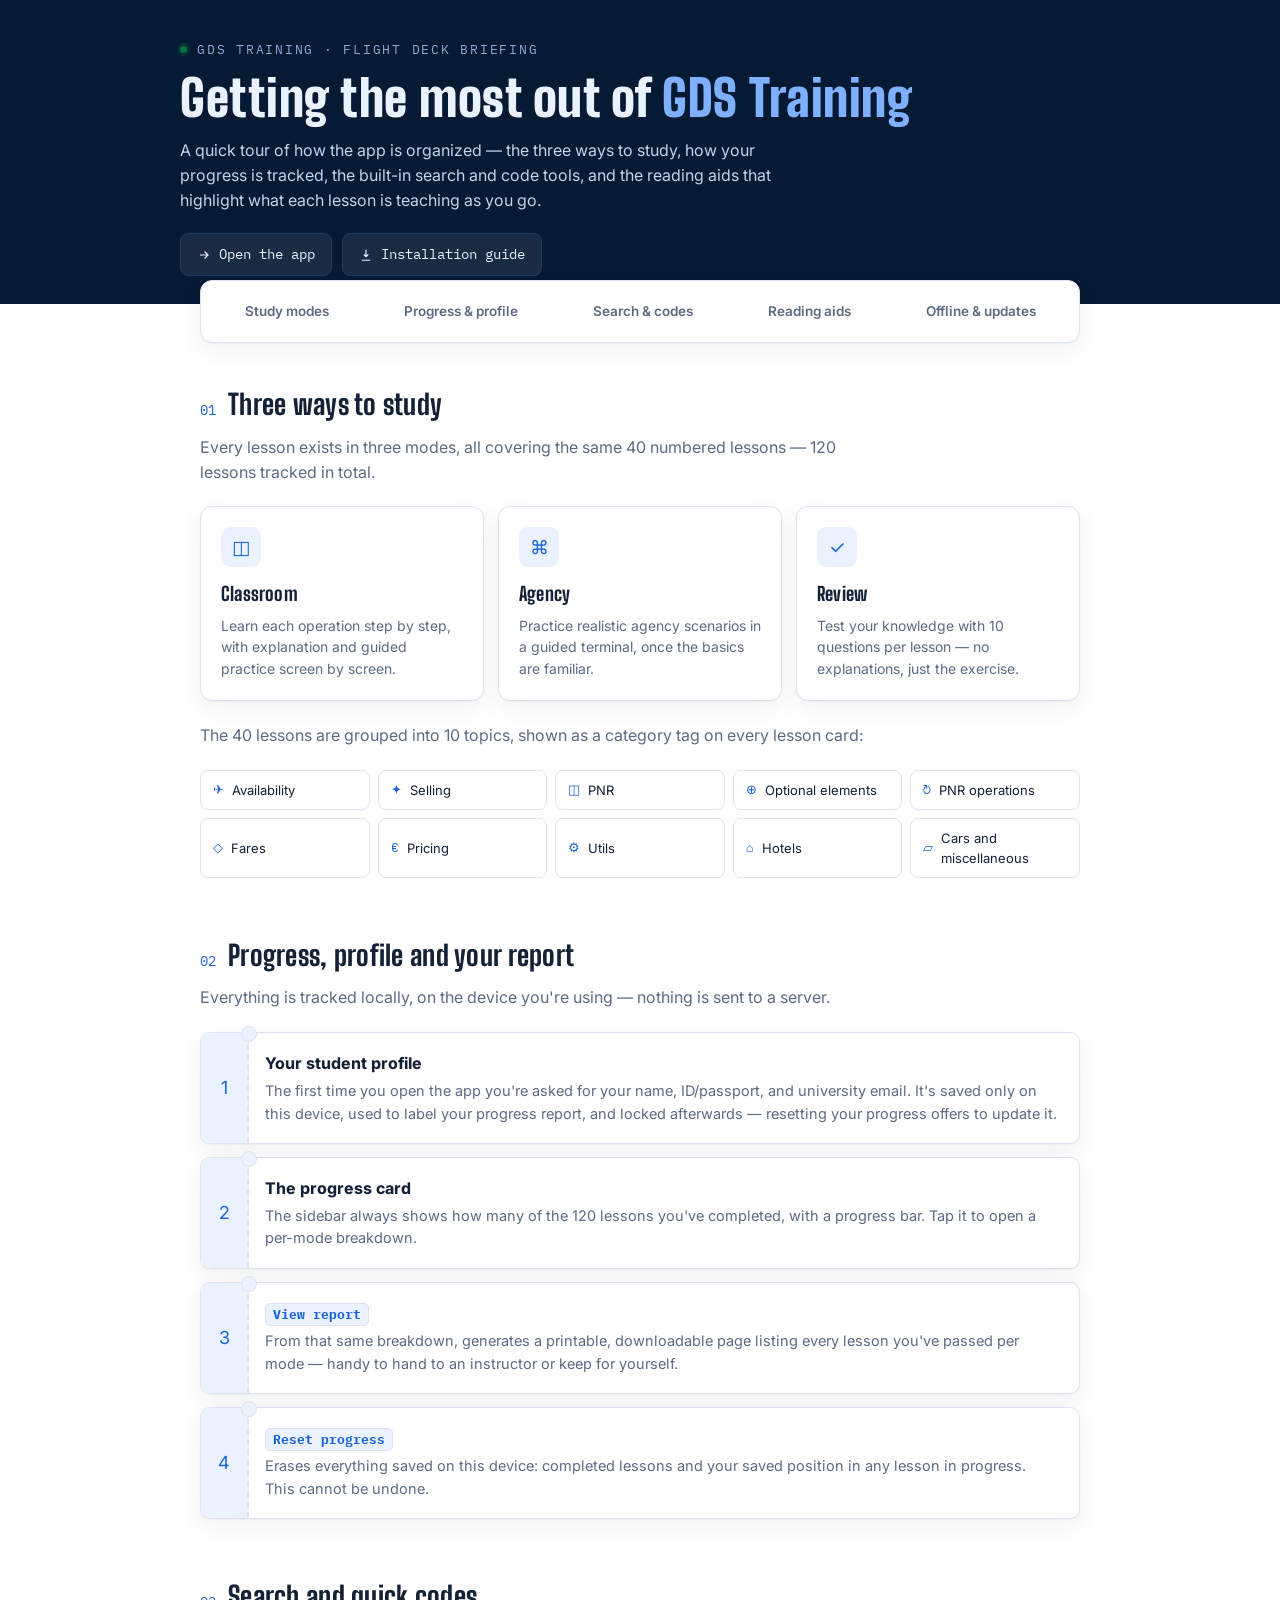
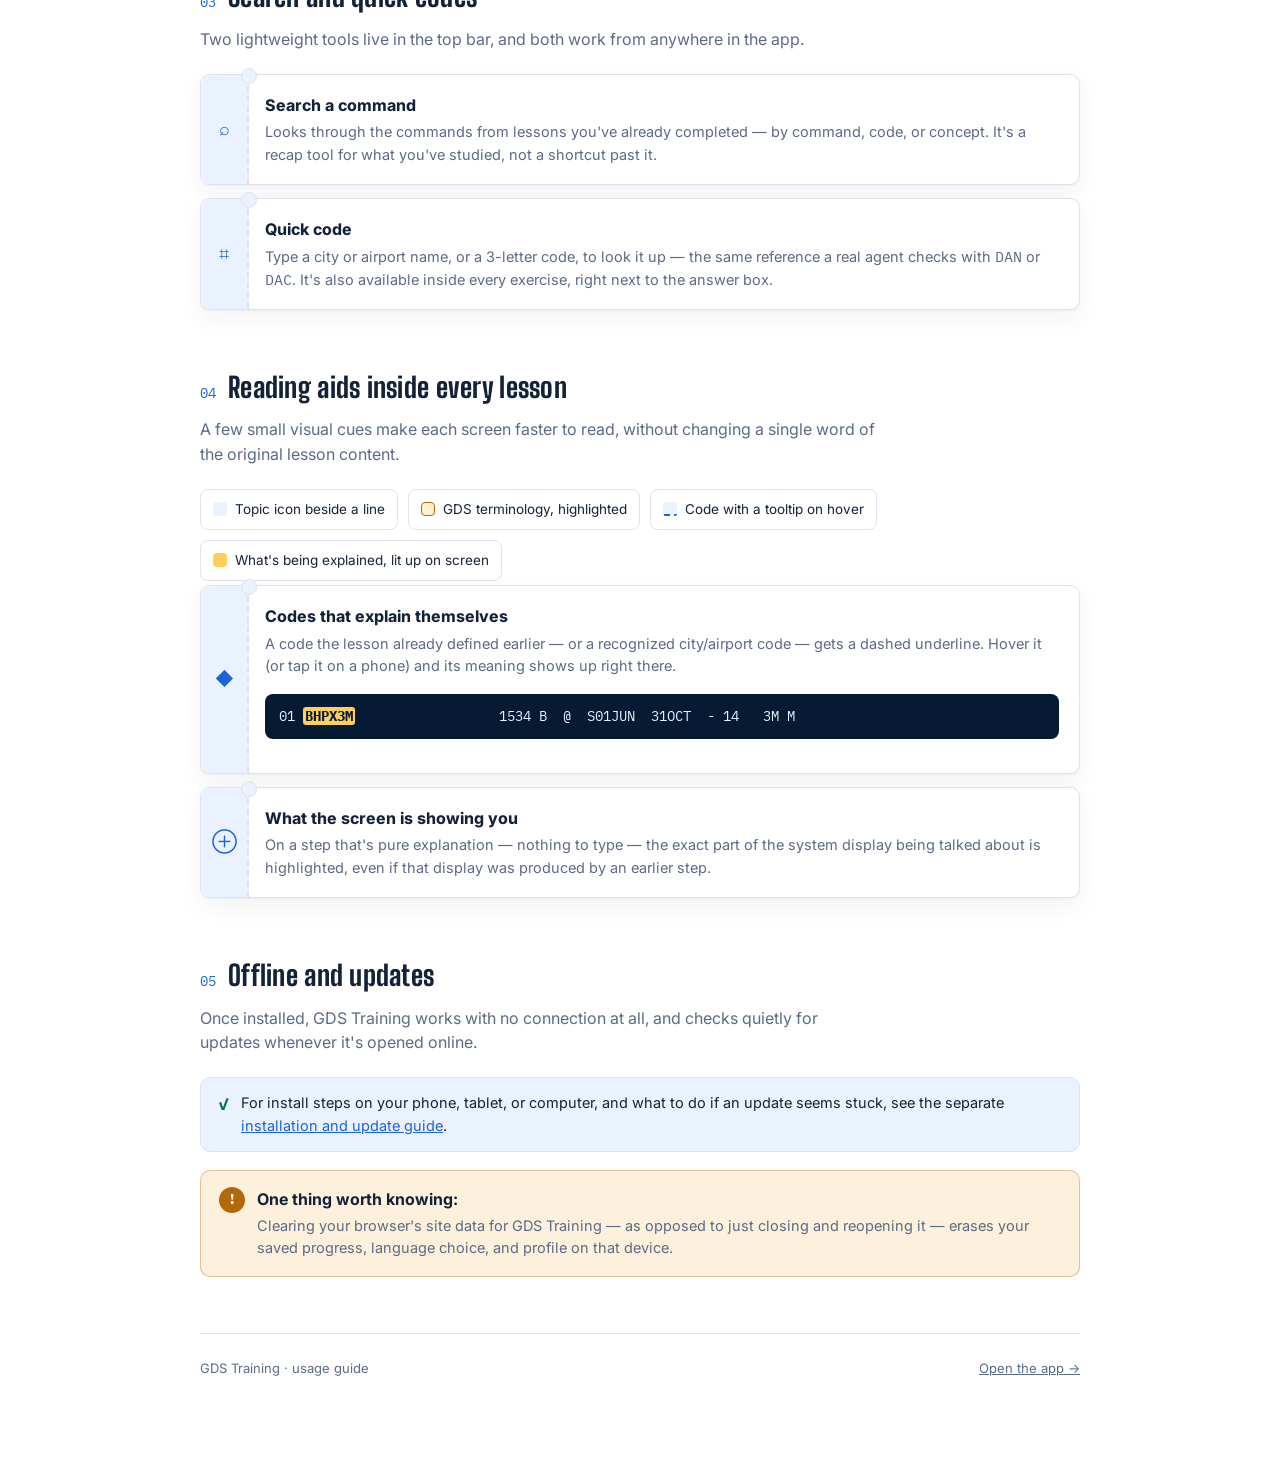
<file: usage-en.html>
<!doctype html>
<html lang="en">
  <head>
    <meta charset="utf-8" />
    <meta name="viewport" content="width=device-width, initial-scale=1" />
    <meta name="theme-color" content="#071a33" />
    <meta name="description" content="A tour of GDS Training's study modes, progress tracking, search tools, and in-lesson reading aids." />
    <link rel="icon" href="modern/icons/favicon-32.png" sizes="32x32" />
    <title>Using GDS Training</title>
<style>
  @import url('https://fonts.googleapis.com/css2?family=Big+Shoulders+Display:wght@600;800;900&family=Inter:wght@400;500;600;700&family=IBM+Plex+Mono:wght@500;600&display=swap');

  :root{
    --navy:#071a33; --blue:#1b63d9; --sky:#eaf2ff; --ink:#142238;
    --muted:#5c6b84; --line:#dce3ee; --paper:#ffffff; --amber:#b3690b;
    --amber-bg:#fdf0dd; --good:#087443; --gold:#ffcf5c;
    --surface:var(--paper); --surface-raised:#ffffff; --text:var(--ink);
    --text-muted:var(--muted); --hairline:var(--line); --board:var(--navy);
    --board-text:#eaf2ff; --board-line:#1f3a5f; --accent:var(--blue);
    --accent-ink:#ffffff; --stub-hole:var(--sky);
    --shadow: 0 1px 2px rgba(7,26,51,.04), 0 8px 24px rgba(7,26,51,.06);
  }
  @media (prefers-color-scheme: dark){
    :root:not([data-theme="light"]){
      --surface:#0b1626; --surface-raised:#101f36; --text:#e7edf7;
      --text-muted:#93a3bd; --hairline:#233a5c; --board:#040d1c;
      --board-text:#dce9ff; --board-line:#1a2e4d; --sky:#0f2038;
      --accent:#4f8fef; --accent-ink:#04101f; --stub-hole:#0b1626;
      --amber:#e8a53d; --amber-bg:#2a2110; --good:#3fbf83; --gold:#e8a53d;
      --shadow: 0 1px 2px rgba(0,0,0,.3), 0 12px 28px rgba(0,0,0,.35);
    }
  }
  :root[data-theme="dark"]{
    --surface:#0b1626; --surface-raised:#101f36; --text:#e7edf7;
    --text-muted:#93a3bd; --hairline:#233a5c; --board:#040d1c;
    --board-text:#dce9ff; --board-line:#1a2e4d; --sky:#0f2038;
    --accent:#4f8fef; --accent-ink:#04101f; --stub-hole:#0b1626;
    --amber:#e8a53d; --amber-bg:#2a2110; --good:#3fbf83; --gold:#e8a53d;
    --shadow: 0 1px 2px rgba(0,0,0,.3), 0 12px 28px rgba(0,0,0,.35);
  }

  *{box-sizing:border-box;}
  body{
    margin:0; background:var(--surface); color:var(--text);
    font-family:Inter,ui-sans-serif,system-ui,-apple-system,"Segoe UI",sans-serif;
    line-height:1.55; -webkit-font-smoothing:antialiased;
  }
  h1,h2,h3{ font-family:"Big Shoulders Display",Inter,sans-serif; text-wrap:balance; letter-spacing:.01em; margin:0; }
  code, .mono{ font-family:"IBM Plex Mono",ui-monospace,monospace; }
  a{ color:var(--accent); }
  .wrap{ max-width:920px; margin:0 auto; padding:0 20px 80px; }

  .board{ background:var(--board); color:var(--board-text); padding:40px 20px 28px; }
  .board-inner{ max-width:920px; margin:0 auto; }
  .board-eyebrow{ display:flex; align-items:center; gap:10px; font-family:"IBM Plex Mono",monospace; font-size:12.5px; letter-spacing:.14em; text-transform:uppercase; color:#8fa8d6; margin-bottom:14px; }
  .board-eyebrow .dot{ width:7px; height:7px; border-radius:50%; background:var(--good); box-shadow:0 0 0 3px rgba(8,116,67,.25); }
  .board h1{ font-size:clamp(32px,6vw,50px); font-weight:900; line-height:1.02; }
  .board h1 em{ font-style:normal; color:#7fb0ff; }
  .board p.lead{ margin-top:14px; max-width:64ch; color:#c3d3ec; font-size:16px; }
  .board .links{ display:flex; flex-wrap:wrap; gap:10px; margin-top:20px; }
  .board .app-link{ display:inline-flex; align-items:center; gap:8px; padding:10px 16px; background:rgba(255,255,255,.08); border:1px solid var(--board-line); border-radius:8px; color:var(--board-text); text-decoration:none; font-size:14px; font-family:"IBM Plex Mono",monospace; }
  .board .app-link:hover{ background:rgba(255,255,255,.14); }
  .board .app-link svg{ width:14px; height:14px; }

  .jump{ display:flex; flex-wrap:wrap; gap:8px; margin:-24px 0 40px; padding:10px; background:var(--surface-raised); border:1px solid var(--hairline); border-radius:12px; box-shadow:var(--shadow); }
  .jump a{ flex:1 1 auto; text-align:center; min-width:130px; padding:10px 12px; border-radius:8px; color:var(--text-muted); text-decoration:none; font-weight:600; font-size:13.5px; }
  .jump a:hover{ background:var(--sky); color:var(--accent); }

  section.topic{ margin-bottom:56px; scroll-margin-top:24px; }
  .topic-head{ display:flex; align-items:baseline; gap:12px; margin-bottom:8px; }
  .topic-number{ font-family:"IBM Plex Mono",monospace; color:var(--accent); font-size:14px; }
  .topic-head h2{ font-size:28px; font-weight:800; }
  .topic-intro{ color:var(--text-muted); max-width:68ch; margin:6px 0 22px; }

  .mode-grid{ display:grid; grid-template-columns:repeat(3,1fr); gap:14px; }
  .mode-card{ background:var(--surface-raised); border:1px solid var(--hairline); border-radius:12px; padding:20px; box-shadow:var(--shadow); }
  .mode-card .glyph{ width:40px; height:40px; border-radius:9px; background:var(--sky); color:var(--accent); display:flex; align-items:center; justify-content:center; font-size:19px; margin-bottom:12px; }
  .mode-card h3{ font-size:19px; font-weight:800; margin-bottom:6px; }
  .mode-card p{ margin:0; color:var(--text-muted); font-size:14px; }

  .theme-grid{ margin-top:18px; display:grid; grid-template-columns:repeat(auto-fill,minmax(160px,1fr)); gap:8px; }
  .theme-chip{ display:flex; align-items:center; gap:8px; padding:9px 12px; border:1px solid var(--hairline); border-radius:8px; background:var(--surface-raised); font-size:13px; }
  .theme-chip .g{ color:var(--accent); font-family:"IBM Plex Mono",monospace; }

  .feature{ position:relative; background:var(--surface-raised); border:1px solid var(--hairline); border-radius:10px; padding:18px 20px 18px 64px; margin-bottom:14px; box-shadow:var(--shadow); }
  .feature + .feature{ margin-top:-1px; }
  .feature::before{ content:attr(data-glyph); position:absolute; left:0; top:0; bottom:0; width:46px; display:flex; align-items:center; justify-content:center; font-size:18px; color:var(--accent); background:var(--sky); border-right:2px dashed var(--hairline); border-radius:10px 0 0 10px; }
  .feature::after{ content:""; position:absolute; left:40px; top:-7px; width:14px; height:14px; border-radius:50%; background:var(--stub-hole); border:1px solid var(--hairline); }
  .feature h4{ margin:0 0 4px; font-size:16px; font-weight:750; color:var(--text); }
  .feature p{ margin:0; color:var(--text-muted); font-size:14.5px; }
  .feature .key{ display:inline-block; padding:1px 7px; border:1px solid var(--hairline); border-radius:5px; font-family:"IBM Plex Mono",monospace; font-size:12.5px; background:var(--sky); color:var(--accent); }

  .preview-line{ font-family:"IBM Plex Mono",monospace; font-size:13.5px; background:var(--board); color:var(--board-text); border-radius:8px; padding:12px 14px; margin:16px 0; overflow-x:auto; white-space:pre; }
  .preview-line mark{ background:var(--gold); color:var(--board); padding:0 2px; border-radius:3px; font-weight:700; }
  .swatch-row{ display:flex; flex-wrap:wrap; gap:10px; margin:16px 0 4px; }
  .swatch{ display:flex; align-items:center; gap:8px; padding:9px 12px; border:1px solid var(--hairline); border-radius:8px; background:var(--surface-raised); font-size:13.5px; }
  .swatch .dot{ width:14px; height:14px; border-radius:4px; flex:none; }
  .swatch .dot.icon{ background:var(--sky); }
  .swatch .dot.phrase{ background:#fff1cf; border:1px solid var(--amber); }
  .swatch .dot.term{ background:var(--sky); border-bottom:2px dashed var(--accent); border-radius:2px; }
  .swatch .dot.screen{ background:var(--gold); }

  .tip{ display:flex; gap:12px; padding:14px 18px; border-radius:10px; margin:18px 0; background:var(--sky); border:1px solid var(--hairline); }
  .tip .mark{ flex:none; color:var(--good); font-weight:800; font-family:"IBM Plex Mono",monospace; }
  .tip p{ margin:0; font-size:14.5px; color:var(--text); }
  .callout{ display:flex; gap:12px; padding:16px 18px; border-radius:10px; margin:18px 0; background:var(--amber-bg); border:1px solid color-mix(in srgb, var(--amber) 35%, transparent); }
  .callout .mark{ flex:none; width:26px; height:26px; border-radius:50%; background:var(--amber); color:#fff; display:flex; align-items:center; justify-content:center; font-family:"IBM Plex Mono",monospace; font-weight:700; font-size:14px; }
  .callout strong{ display:block; color:var(--text); margin-bottom:3px; }
  .callout p{ margin:0; color:var(--text-muted); font-size:14.5px; }

  footer{ margin-top:56px; padding-top:24px; border-top:1px solid var(--hairline); color:var(--text-muted); font-size:13px; display:flex; justify-content:space-between; flex-wrap:wrap; gap:10px; }
  footer a{ color:var(--text-muted); }

  @media (max-width:700px){ .mode-grid{ grid-template-columns:1fr; } .feature{ padding-left:56px; } .feature::before{ width:40px; font-size:16px; } .feature::after{ left:34px; } }
  @media (prefers-reduced-motion: reduce){ *{ transition:none !important; } }
</style>
  </head>
  <body>
<div class="board">
  <div class="board-inner">
    <div class="board-eyebrow"><span class="dot"></span> GDS TRAINING &middot; FLIGHT DECK BRIEFING</div>
    <h1>Getting the most out of <em>GDS Training</em></h1>
    <p class="lead">A quick tour of how the app is organized — the three ways to study, how your progress is tracked, the built-in search and code tools, and the reading aids that highlight what each lesson is teaching as you go.</p>
    <div class="links">
      <a class="app-link" href="https://eyeguas.github.io/GDS/" target="_blank" rel="noopener"><svg viewBox="0 0 24 24" fill="none" stroke="currentColor" stroke-width="2"><path d="M5 12h14M13 6l6 6-6 6"/></svg>Open the app</a>
      <a class="app-link" href="https://eyeguas.github.io/GDS/install-en.html" target="_blank" rel="noopener"><svg viewBox="0 0 24 24" fill="none" stroke="currentColor" stroke-width="2"><path d="M12 3v12m0 0-4-4m4 4 4-4M5 21h14"/></svg>Installation guide</a>
    </div>
  </div>
</div>

<div class="wrap">
  <nav class="jump" aria-label="Jump to a section">
    <a href="#modes">Study modes</a>
    <a href="#progress">Progress &amp; profile</a>
    <a href="#search">Search &amp; codes</a>
    <a href="#reading">Reading aids</a>
    <a href="#offline">Offline &amp; updates</a>
  </nav>

  <section class="topic" id="modes">
    <div class="topic-head"><span class="topic-number">01</span><h2>Three ways to study</h2></div>
    <p class="topic-intro">Every lesson exists in three modes, all covering the same 40 numbered lessons — 120 lessons tracked in total.</p>
    <div class="mode-grid">
      <div class="mode-card"><div class="glyph">◫</div><h3>Classroom</h3><p>Learn each operation step by step, with explanation and guided practice screen by screen.</p></div>
      <div class="mode-card"><div class="glyph">⌘</div><h3>Agency</h3><p>Practice realistic agency scenarios in a guided terminal, once the basics are familiar.</p></div>
      <div class="mode-card"><div class="glyph">✓</div><h3>Review</h3><p>Test your knowledge with 10 questions per lesson — no explanations, just the exercise.</p></div>
    </div>
    <p class="topic-intro" style="margin-top:22px;">The 40 lessons are grouped into 10 topics, shown as a category tag on every lesson card:</p>
    <div class="theme-grid">
      <div class="theme-chip"><span class="g">✈</span>Availability</div>
      <div class="theme-chip"><span class="g">✦</span>Selling</div>
      <div class="theme-chip"><span class="g">◫</span>PNR</div>
      <div class="theme-chip"><span class="g">⊕</span>Optional elements</div>
      <div class="theme-chip"><span class="g">↻</span>PNR operations</div>
      <div class="theme-chip"><span class="g">◇</span>Fares</div>
      <div class="theme-chip"><span class="g">€</span>Pricing</div>
      <div class="theme-chip"><span class="g">⚙</span>Utils</div>
      <div class="theme-chip"><span class="g">⌂</span>Hotels</div>
      <div class="theme-chip"><span class="g">▱</span>Cars and miscellaneous</div>
    </div>
  </section>

  <section class="topic" id="progress">
    <div class="topic-head"><span class="topic-number">02</span><h2>Progress, profile and your report</h2></div>
    <p class="topic-intro">Everything is tracked locally, on the device you're using — nothing is sent to a server.</p>
    <div class="feature" data-glyph="1"><h4>Your student profile</h4><p>The first time you open the app you're asked for your name, ID/passport, and university email. It's saved only on this device, used to label your progress report, and locked afterwards — resetting your progress offers to update it.</p></div>
    <div class="feature" data-glyph="2"><h4>The progress card</h4><p>The sidebar always shows how many of the 120 lessons you've completed, with a progress bar. Tap it to open a per-mode breakdown.</p></div>
    <div class="feature" data-glyph="3"><h4><span class="key">View report</span></h4><p>From that same breakdown, generates a printable, downloadable page listing every lesson you've passed per mode — handy to hand to an instructor or keep for yourself.</p></div>
    <div class="feature" data-glyph="4"><h4><span class="key">Reset progress</span></h4><p>Erases everything saved on this device: completed lessons and your saved position in any lesson in progress. This cannot be undone.</p></div>
  </section>

  <section class="topic" id="search">
    <div class="topic-head"><span class="topic-number">03</span><h2>Search and quick codes</h2></div>
    <p class="topic-intro">Two lightweight tools live in the top bar, and both work from anywhere in the app.</p>
    <div class="feature" data-glyph="⌕"><h4>Search a command</h4><p>Looks through the commands from lessons you've already completed — by command, code, or concept. It's a recap tool for what you've studied, not a shortcut past it.</p></div>
    <div class="feature" data-glyph="⌗"><h4>Quick code</h4><p>Type a city or airport name, or a 3-letter code, to look it up — the same reference a real agent checks with <code>DAN</code> or <code>DAC</code>. It's also available inside every exercise, right next to the answer box.</p></div>
  </section>

  <section class="topic" id="reading">
    <div class="topic-head"><span class="topic-number">04</span><h2>Reading aids inside every lesson</h2></div>
    <p class="topic-intro">A few small visual cues make each screen faster to read, without changing a single word of the original lesson content.</p>
    <div class="swatch-row">
      <div class="swatch"><span class="dot icon"></span>Topic icon beside a line</div>
      <div class="swatch"><span class="dot phrase"></span>GDS terminology, highlighted</div>
      <div class="swatch"><span class="dot term"></span>Code with a tooltip on hover</div>
      <div class="swatch"><span class="dot screen"></span>What's being explained, lit up on screen</div>
    </div>
    <div class="feature" data-glyph="◆"><h4>Codes that explain themselves</h4><p>A code the lesson already defined earlier — or a recognized city/airport code — gets a dashed underline. Hover it (or tap it on a phone) and its meaning shows up right there.</p>
      <div class="preview-line">01 <mark>BHPX3M</mark>                  1534 B  @  S01JUN  31OCT  - 14   3M M</div>
    </div>
    <div class="feature" data-glyph="⊕"><h4>What the screen is showing you</h4><p>On a step that's pure explanation — nothing to type — the exact part of the system display being talked about is highlighted, even if that display was produced by an earlier step.</p></div>
  </section>

  <section class="topic" id="offline">
    <div class="topic-head"><span class="topic-number">05</span><h2>Offline and updates</h2></div>
    <p class="topic-intro">Once installed, GDS Training works with no connection at all, and checks quietly for updates whenever it's opened online.</p>
    <div class="tip"><span class="mark">✓</span><p>For install steps on your phone, tablet, or computer, and what to do if an update seems stuck, see the separate <a href="https://eyeguas.github.io/GDS/install-en.html" target="_blank" rel="noopener">installation and update guide</a>.</p></div>
    <div class="callout"><span class="mark">!</span><div><strong>One thing worth knowing:</strong><p>Clearing your browser's site data for GDS Training — as opposed to just closing and reopening it — erases your saved progress, language choice, and profile on that device.</p></div></div>
  </section>

  <footer>
    <span>GDS Training &middot; usage guide</span>
    <a href="https://eyeguas.github.io/GDS/" target="_blank" rel="noopener">Open the app →</a>
  </footer>
</div>
  </body>
</html>
</file>
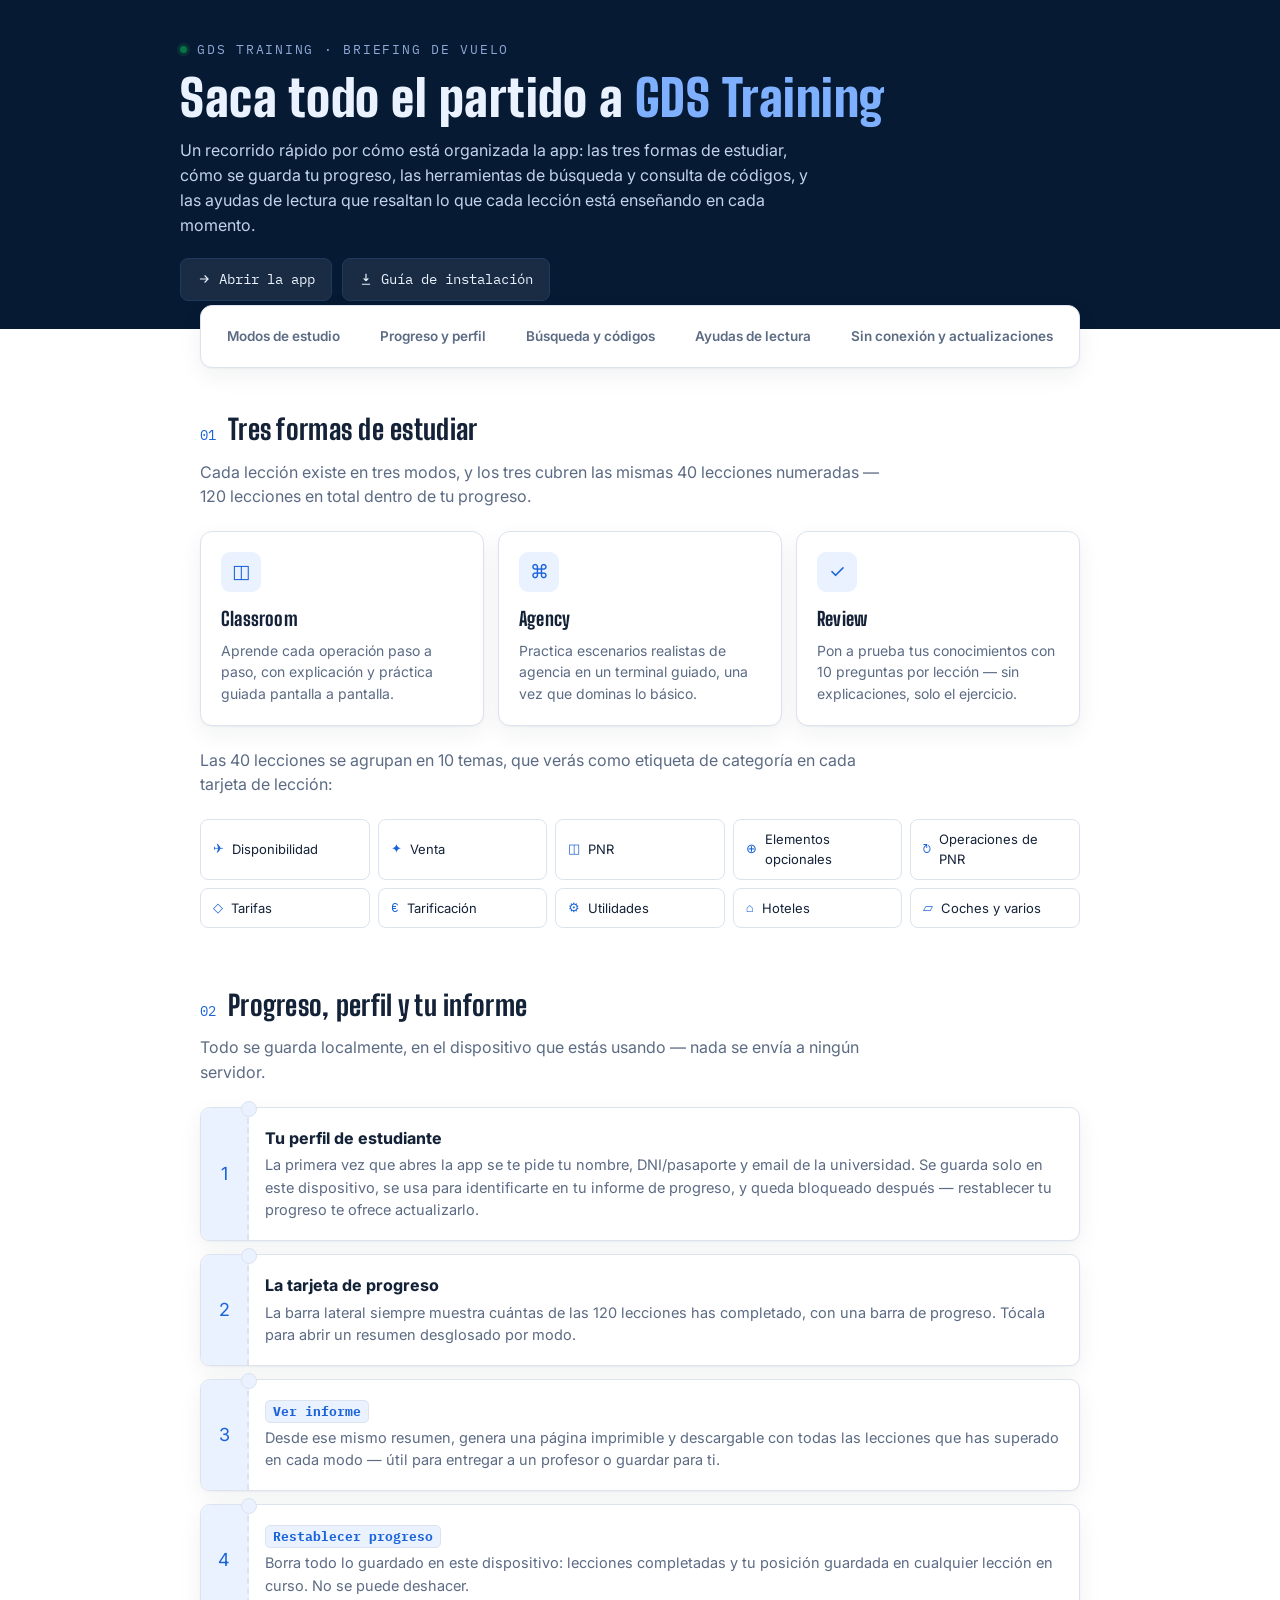
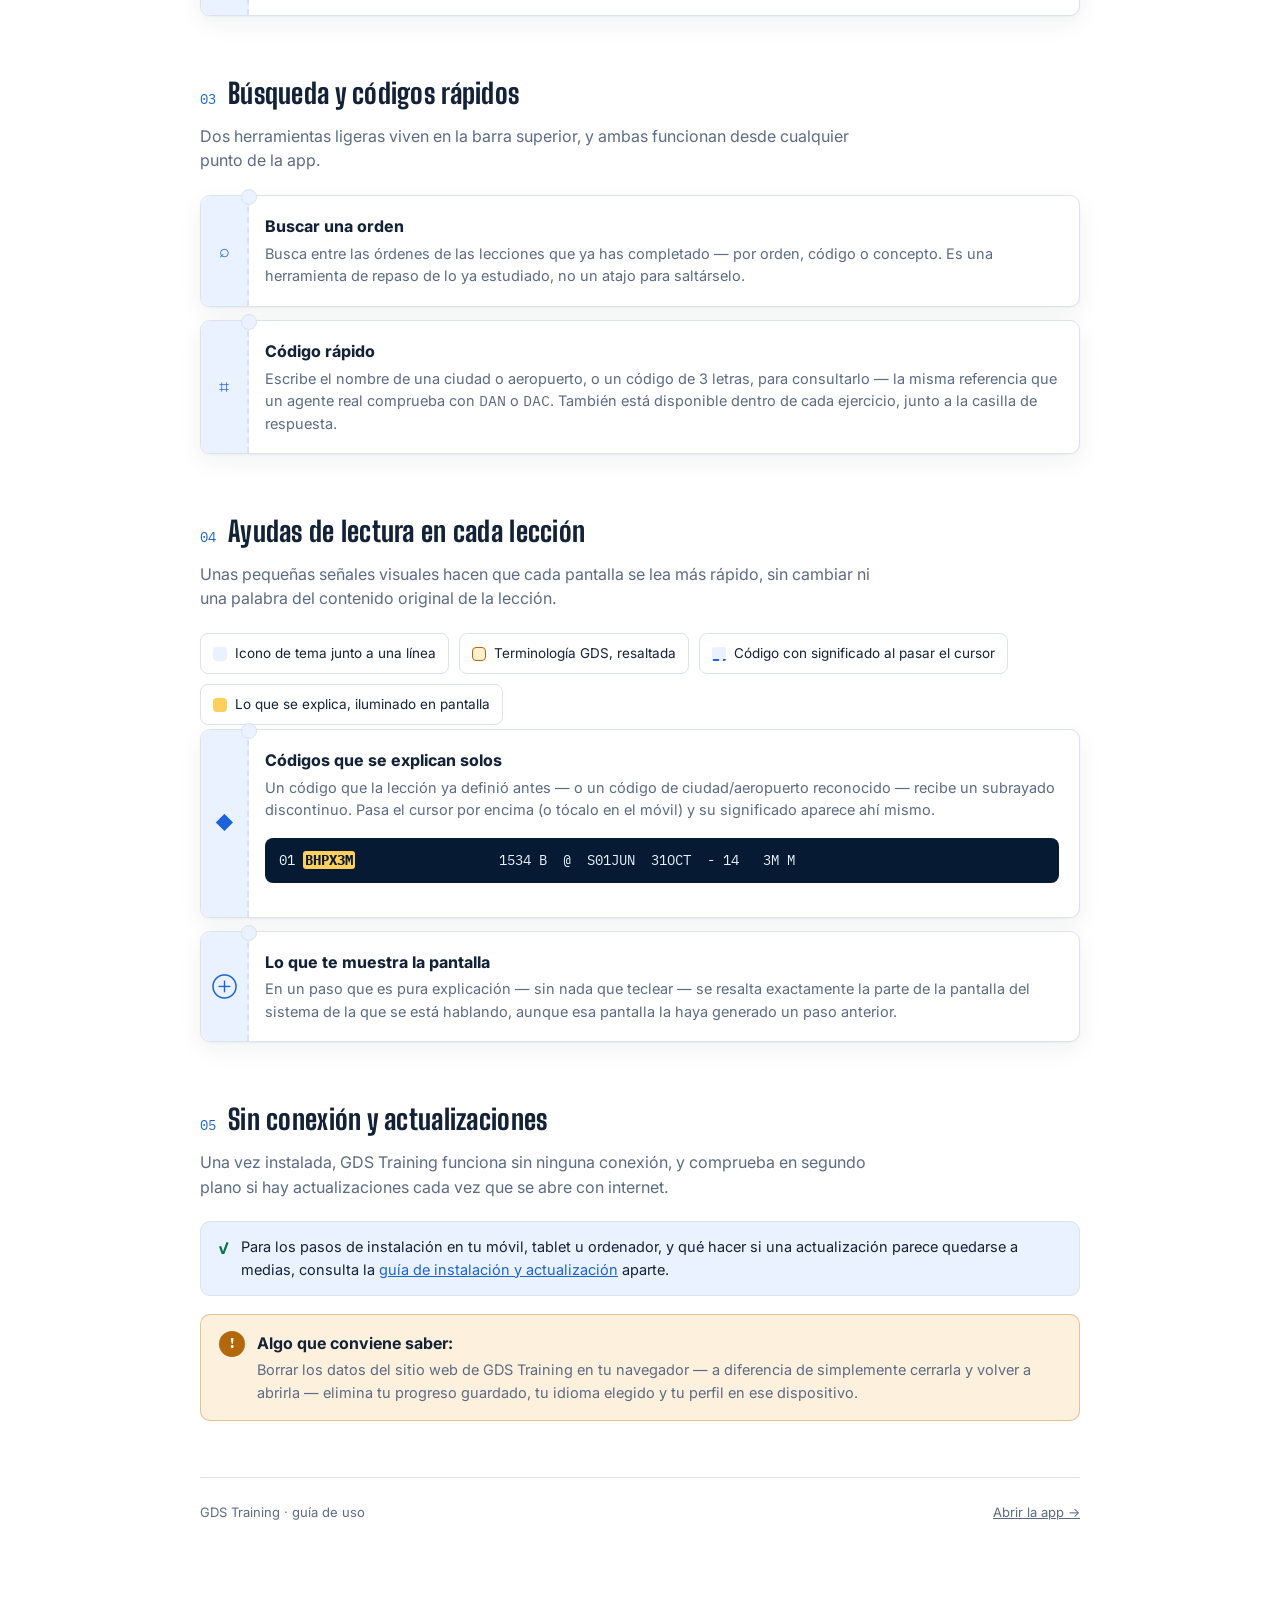
<file: usage-es.html>
<!doctype html>
<html lang="es">
  <head>
    <meta charset="utf-8" />
    <meta name="viewport" content="width=device-width, initial-scale=1" />
    <meta name="theme-color" content="#071a33" />
    <meta name="description" content="Un recorrido por los modos de estudio, el progreso, las herramientas de búsqueda y las ayudas de lectura de GDS Training." />
    <link rel="icon" href="modern/icons/favicon-32.png" sizes="32x32" />
    <title>Usar GDS Training</title>
<style>
  @import url('https://fonts.googleapis.com/css2?family=Big+Shoulders+Display:wght@600;800;900&family=Inter:wght@400;500;600;700&family=IBM+Plex+Mono:wght@500;600&display=swap');

  :root{
    --navy:#071a33; --blue:#1b63d9; --sky:#eaf2ff; --ink:#142238;
    --muted:#5c6b84; --line:#dce3ee; --paper:#ffffff; --amber:#b3690b;
    --amber-bg:#fdf0dd; --good:#087443; --gold:#ffcf5c;
    --surface:var(--paper); --surface-raised:#ffffff; --text:var(--ink);
    --text-muted:var(--muted); --hairline:var(--line); --board:var(--navy);
    --board-text:#eaf2ff; --board-line:#1f3a5f; --accent:var(--blue);
    --accent-ink:#ffffff; --stub-hole:var(--sky);
    --shadow: 0 1px 2px rgba(7,26,51,.04), 0 8px 24px rgba(7,26,51,.06);
  }
  @media (prefers-color-scheme: dark){
    :root:not([data-theme="light"]){
      --surface:#0b1626; --surface-raised:#101f36; --text:#e7edf7;
      --text-muted:#93a3bd; --hairline:#233a5c; --board:#040d1c;
      --board-text:#dce9ff; --board-line:#1a2e4d; --sky:#0f2038;
      --accent:#4f8fef; --accent-ink:#04101f; --stub-hole:#0b1626;
      --amber:#e8a53d; --amber-bg:#2a2110; --good:#3fbf83; --gold:#e8a53d;
      --shadow: 0 1px 2px rgba(0,0,0,.3), 0 12px 28px rgba(0,0,0,.35);
    }
  }
  :root[data-theme="dark"]{
    --surface:#0b1626; --surface-raised:#101f36; --text:#e7edf7;
    --text-muted:#93a3bd; --hairline:#233a5c; --board:#040d1c;
    --board-text:#dce9ff; --board-line:#1a2e4d; --sky:#0f2038;
    --accent:#4f8fef; --accent-ink:#04101f; --stub-hole:#0b1626;
    --amber:#e8a53d; --amber-bg:#2a2110; --good:#3fbf83; --gold:#e8a53d;
    --shadow: 0 1px 2px rgba(0,0,0,.3), 0 12px 28px rgba(0,0,0,.35);
  }

  *{box-sizing:border-box;}
  body{
    margin:0; background:var(--surface); color:var(--text);
    font-family:Inter,ui-sans-serif,system-ui,-apple-system,"Segoe UI",sans-serif;
    line-height:1.55; -webkit-font-smoothing:antialiased;
  }
  h1,h2,h3{ font-family:"Big Shoulders Display",Inter,sans-serif; text-wrap:balance; letter-spacing:.01em; margin:0; }
  code, .mono{ font-family:"IBM Plex Mono",ui-monospace,monospace; }
  a{ color:var(--accent); }
  .wrap{ max-width:920px; margin:0 auto; padding:0 20px 80px; }

  .board{ background:var(--board); color:var(--board-text); padding:40px 20px 28px; }
  .board-inner{ max-width:920px; margin:0 auto; }
  .board-eyebrow{ display:flex; align-items:center; gap:10px; font-family:"IBM Plex Mono",monospace; font-size:12.5px; letter-spacing:.14em; text-transform:uppercase; color:#8fa8d6; margin-bottom:14px; }
  .board-eyebrow .dot{ width:7px; height:7px; border-radius:50%; background:var(--good); box-shadow:0 0 0 3px rgba(8,116,67,.25); }
  .board h1{ font-size:clamp(32px,6vw,50px); font-weight:900; line-height:1.02; }
  .board h1 em{ font-style:normal; color:#7fb0ff; }
  .board p.lead{ margin-top:14px; max-width:64ch; color:#c3d3ec; font-size:16px; }
  .board .links{ display:flex; flex-wrap:wrap; gap:10px; margin-top:20px; }
  .board .app-link{ display:inline-flex; align-items:center; gap:8px; padding:10px 16px; background:rgba(255,255,255,.08); border:1px solid var(--board-line); border-radius:8px; color:var(--board-text); text-decoration:none; font-size:14px; font-family:"IBM Plex Mono",monospace; }
  .board .app-link:hover{ background:rgba(255,255,255,.14); }
  .board .app-link svg{ width:14px; height:14px; }

  .jump{ display:flex; flex-wrap:wrap; gap:8px; margin:-24px 0 40px; padding:10px; background:var(--surface-raised); border:1px solid var(--hairline); border-radius:12px; box-shadow:var(--shadow); }
  .jump a{ flex:1 1 auto; text-align:center; min-width:130px; padding:10px 12px; border-radius:8px; color:var(--text-muted); text-decoration:none; font-weight:600; font-size:13.5px; }
  .jump a:hover{ background:var(--sky); color:var(--accent); }

  section.topic{ margin-bottom:56px; scroll-margin-top:24px; }
  .topic-head{ display:flex; align-items:baseline; gap:12px; margin-bottom:8px; }
  .topic-number{ font-family:"IBM Plex Mono",monospace; color:var(--accent); font-size:14px; }
  .topic-head h2{ font-size:28px; font-weight:800; }
  .topic-intro{ color:var(--text-muted); max-width:68ch; margin:6px 0 22px; }

  .mode-grid{ display:grid; grid-template-columns:repeat(3,1fr); gap:14px; }
  .mode-card{ background:var(--surface-raised); border:1px solid var(--hairline); border-radius:12px; padding:20px; box-shadow:var(--shadow); }
  .mode-card .glyph{ width:40px; height:40px; border-radius:9px; background:var(--sky); color:var(--accent); display:flex; align-items:center; justify-content:center; font-size:19px; margin-bottom:12px; }
  .mode-card h3{ font-size:19px; font-weight:800; margin-bottom:6px; }
  .mode-card p{ margin:0; color:var(--text-muted); font-size:14px; }

  .theme-grid{ margin-top:18px; display:grid; grid-template-columns:repeat(auto-fill,minmax(160px,1fr)); gap:8px; }
  .theme-chip{ display:flex; align-items:center; gap:8px; padding:9px 12px; border:1px solid var(--hairline); border-radius:8px; background:var(--surface-raised); font-size:13px; }
  .theme-chip .g{ color:var(--accent); font-family:"IBM Plex Mono",monospace; }

  .feature{ position:relative; background:var(--surface-raised); border:1px solid var(--hairline); border-radius:10px; padding:18px 20px 18px 64px; margin-bottom:14px; box-shadow:var(--shadow); }
  .feature + .feature{ margin-top:-1px; }
  .feature::before{ content:attr(data-glyph); position:absolute; left:0; top:0; bottom:0; width:46px; display:flex; align-items:center; justify-content:center; font-size:18px; color:var(--accent); background:var(--sky); border-right:2px dashed var(--hairline); border-radius:10px 0 0 10px; }
  .feature::after{ content:""; position:absolute; left:40px; top:-7px; width:14px; height:14px; border-radius:50%; background:var(--stub-hole); border:1px solid var(--hairline); }
  .feature h4{ margin:0 0 4px; font-size:16px; font-weight:750; color:var(--text); }
  .feature p{ margin:0; color:var(--text-muted); font-size:14.5px; }
  .feature .key{ display:inline-block; padding:1px 7px; border:1px solid var(--hairline); border-radius:5px; font-family:"IBM Plex Mono",monospace; font-size:12.5px; background:var(--sky); color:var(--accent); }

  .preview-line{ font-family:"IBM Plex Mono",monospace; font-size:13.5px; background:var(--board); color:var(--board-text); border-radius:8px; padding:12px 14px; margin:16px 0; overflow-x:auto; white-space:pre; }
  .preview-line mark{ background:var(--gold); color:var(--board); padding:0 2px; border-radius:3px; font-weight:700; }
  .swatch-row{ display:flex; flex-wrap:wrap; gap:10px; margin:16px 0 4px; }
  .swatch{ display:flex; align-items:center; gap:8px; padding:9px 12px; border:1px solid var(--hairline); border-radius:8px; background:var(--surface-raised); font-size:13.5px; }
  .swatch .dot{ width:14px; height:14px; border-radius:4px; flex:none; }
  .swatch .dot.icon{ background:var(--sky); }
  .swatch .dot.phrase{ background:#fff1cf; border:1px solid var(--amber); }
  .swatch .dot.term{ background:var(--sky); border-bottom:2px dashed var(--accent); border-radius:2px; }
  .swatch .dot.screen{ background:var(--gold); }

  .tip{ display:flex; gap:12px; padding:14px 18px; border-radius:10px; margin:18px 0; background:var(--sky); border:1px solid var(--hairline); }
  .tip .mark{ flex:none; color:var(--good); font-weight:800; font-family:"IBM Plex Mono",monospace; }
  .tip p{ margin:0; font-size:14.5px; color:var(--text); }
  .callout{ display:flex; gap:12px; padding:16px 18px; border-radius:10px; margin:18px 0; background:var(--amber-bg); border:1px solid color-mix(in srgb, var(--amber) 35%, transparent); }
  .callout .mark{ flex:none; width:26px; height:26px; border-radius:50%; background:var(--amber); color:#fff; display:flex; align-items:center; justify-content:center; font-family:"IBM Plex Mono",monospace; font-weight:700; font-size:14px; }
  .callout strong{ display:block; color:var(--text); margin-bottom:3px; }
  .callout p{ margin:0; color:var(--text-muted); font-size:14.5px; }

  footer{ margin-top:56px; padding-top:24px; border-top:1px solid var(--hairline); color:var(--text-muted); font-size:13px; display:flex; justify-content:space-between; flex-wrap:wrap; gap:10px; }
  footer a{ color:var(--text-muted); }

  @media (max-width:700px){ .mode-grid{ grid-template-columns:1fr; } .feature{ padding-left:56px; } .feature::before{ width:40px; font-size:16px; } .feature::after{ left:34px; } }
  @media (prefers-reduced-motion: reduce){ *{ transition:none !important; } }
</style>
  </head>
  <body>
<div class="board">
  <div class="board-inner">
    <div class="board-eyebrow"><span class="dot"></span> GDS TRAINING &middot; BRIEFING DE VUELO</div>
    <h1>Saca todo el partido a <em>GDS Training</em></h1>
    <p class="lead">Un recorrido rápido por cómo está organizada la app: las tres formas de estudiar, cómo se guarda tu progreso, las herramientas de búsqueda y consulta de códigos, y las ayudas de lectura que resaltan lo que cada lección está enseñando en cada momento.</p>
    <div class="links">
      <a class="app-link" href="https://eyeguas.github.io/GDS/" target="_blank" rel="noopener"><svg viewBox="0 0 24 24" fill="none" stroke="currentColor" stroke-width="2"><path d="M5 12h14M13 6l6 6-6 6"/></svg>Abrir la app</a>
      <a class="app-link" href="https://eyeguas.github.io/GDS/install-es.html" target="_blank" rel="noopener"><svg viewBox="0 0 24 24" fill="none" stroke="currentColor" stroke-width="2"><path d="M12 3v12m0 0-4-4m4 4 4-4M5 21h14"/></svg>Guía de instalación</a>
    </div>
  </div>
</div>

<div class="wrap">
  <nav class="jump" aria-label="Ir a una sección">
    <a href="#modos">Modos de estudio</a>
    <a href="#progreso">Progreso y perfil</a>
    <a href="#buscador">Búsqueda y códigos</a>
    <a href="#lectura">Ayudas de lectura</a>
    <a href="#offline">Sin conexión y actualizaciones</a>
  </nav>

  <section class="topic" id="modos">
    <div class="topic-head"><span class="topic-number">01</span><h2>Tres formas de estudiar</h2></div>
    <p class="topic-intro">Cada lección existe en tres modos, y los tres cubren las mismas 40 lecciones numeradas — 120 lecciones en total dentro de tu progreso.</p>
    <div class="mode-grid">
      <div class="mode-card"><div class="glyph">◫</div><h3>Classroom</h3><p>Aprende cada operación paso a paso, con explicación y práctica guiada pantalla a pantalla.</p></div>
      <div class="mode-card"><div class="glyph">⌘</div><h3>Agency</h3><p>Practica escenarios realistas de agencia en un terminal guiado, una vez que dominas lo básico.</p></div>
      <div class="mode-card"><div class="glyph">✓</div><h3>Review</h3><p>Pon a prueba tus conocimientos con 10 preguntas por lección — sin explicaciones, solo el ejercicio.</p></div>
    </div>
    <p class="topic-intro" style="margin-top:22px;">Las 40 lecciones se agrupan en 10 temas, que verás como etiqueta de categoría en cada tarjeta de lección:</p>
    <div class="theme-grid">
      <div class="theme-chip"><span class="g">✈</span>Disponibilidad</div>
      <div class="theme-chip"><span class="g">✦</span>Venta</div>
      <div class="theme-chip"><span class="g">◫</span>PNR</div>
      <div class="theme-chip"><span class="g">⊕</span>Elementos opcionales</div>
      <div class="theme-chip"><span class="g">↻</span>Operaciones de PNR</div>
      <div class="theme-chip"><span class="g">◇</span>Tarifas</div>
      <div class="theme-chip"><span class="g">€</span>Tarificación</div>
      <div class="theme-chip"><span class="g">⚙</span>Utilidades</div>
      <div class="theme-chip"><span class="g">⌂</span>Hoteles</div>
      <div class="theme-chip"><span class="g">▱</span>Coches y varios</div>
    </div>
  </section>

  <section class="topic" id="progreso">
    <div class="topic-head"><span class="topic-number">02</span><h2>Progreso, perfil y tu informe</h2></div>
    <p class="topic-intro">Todo se guarda localmente, en el dispositivo que estás usando — nada se envía a ningún servidor.</p>
    <div class="feature" data-glyph="1"><h4>Tu perfil de estudiante</h4><p>La primera vez que abres la app se te pide tu nombre, DNI/pasaporte y email de la universidad. Se guarda solo en este dispositivo, se usa para identificarte en tu informe de progreso, y queda bloqueado después — restablecer tu progreso te ofrece actualizarlo.</p></div>
    <div class="feature" data-glyph="2"><h4>La tarjeta de progreso</h4><p>La barra lateral siempre muestra cuántas de las 120 lecciones has completado, con una barra de progreso. Tócala para abrir un resumen desglosado por modo.</p></div>
    <div class="feature" data-glyph="3"><h4><span class="key">Ver informe</span></h4><p>Desde ese mismo resumen, genera una página imprimible y descargable con todas las lecciones que has superado en cada modo — útil para entregar a un profesor o guardar para ti.</p></div>
    <div class="feature" data-glyph="4"><h4><span class="key">Restablecer progreso</span></h4><p>Borra todo lo guardado en este dispositivo: lecciones completadas y tu posición guardada en cualquier lección en curso. No se puede deshacer.</p></div>
  </section>

  <section class="topic" id="buscador">
    <div class="topic-head"><span class="topic-number">03</span><h2>Búsqueda y códigos rápidos</h2></div>
    <p class="topic-intro">Dos herramientas ligeras viven en la barra superior, y ambas funcionan desde cualquier punto de la app.</p>
    <div class="feature" data-glyph="⌕"><h4>Buscar una orden</h4><p>Busca entre las órdenes de las lecciones que ya has completado — por orden, código o concepto. Es una herramienta de repaso de lo ya estudiado, no un atajo para saltárselo.</p></div>
    <div class="feature" data-glyph="⌗"><h4>Código rápido</h4><p>Escribe el nombre de una ciudad o aeropuerto, o un código de 3 letras, para consultarlo — la misma referencia que un agente real comprueba con <code>DAN</code> o <code>DAC</code>. También está disponible dentro de cada ejercicio, junto a la casilla de respuesta.</p></div>
  </section>

  <section class="topic" id="lectura">
    <div class="topic-head"><span class="topic-number">04</span><h2>Ayudas de lectura en cada lección</h2></div>
    <p class="topic-intro">Unas pequeñas señales visuales hacen que cada pantalla se lea más rápido, sin cambiar ni una palabra del contenido original de la lección.</p>
    <div class="swatch-row">
      <div class="swatch"><span class="dot icon"></span>Icono de tema junto a una línea</div>
      <div class="swatch"><span class="dot phrase"></span>Terminología GDS, resaltada</div>
      <div class="swatch"><span class="dot term"></span>Código con significado al pasar el cursor</div>
      <div class="swatch"><span class="dot screen"></span>Lo que se explica, iluminado en pantalla</div>
    </div>
    <div class="feature" data-glyph="◆"><h4>Códigos que se explican solos</h4><p>Un código que la lección ya definió antes — o un código de ciudad/aeropuerto reconocido — recibe un subrayado discontinuo. Pasa el cursor por encima (o tócalo en el móvil) y su significado aparece ahí mismo.</p>
      <div class="preview-line">01 <mark>BHPX3M</mark>                  1534 B  @  S01JUN  31OCT  - 14   3M M</div>
    </div>
    <div class="feature" data-glyph="⊕"><h4>Lo que te muestra la pantalla</h4><p>En un paso que es pura explicación — sin nada que teclear — se resalta exactamente la parte de la pantalla del sistema de la que se está hablando, aunque esa pantalla la haya generado un paso anterior.</p></div>
  </section>

  <section class="topic" id="offline">
    <div class="topic-head"><span class="topic-number">05</span><h2>Sin conexión y actualizaciones</h2></div>
    <p class="topic-intro">Una vez instalada, GDS Training funciona sin ninguna conexión, y comprueba en segundo plano si hay actualizaciones cada vez que se abre con internet.</p>
    <div class="tip"><span class="mark">✓</span><p>Para los pasos de instalación en tu móvil, tablet u ordenador, y qué hacer si una actualización parece quedarse a medias, consulta la <a href="https://eyeguas.github.io/GDS/install-es.html" target="_blank" rel="noopener">guía de instalación y actualización</a> aparte.</p></div>
    <div class="callout"><span class="mark">!</span><div><strong>Algo que conviene saber:</strong><p>Borrar los datos del sitio web de GDS Training en tu navegador — a diferencia de simplemente cerrarla y volver a abrirla — elimina tu progreso guardado, tu idioma elegido y tu perfil en ese dispositivo.</p></div></div>
  </section>

  <footer>
    <span>GDS Training &middot; guía de uso</span>
    <a href="https://eyeguas.github.io/GDS/" target="_blank" rel="noopener">Abrir la app →</a>
  </footer>
</div>
  </body>
</html>
</file>
<file: modern/styles.css>
:root {
  --navy: #071a33;
  --blue: #1b63d9;
  --sky: #eaf2ff;
  --ink: #142238;
  --muted: #65738a;
  --line: #dce3ee;
  --paper: #ffffff;
  --good: #087443;
  --bad: #ba2b36;
  font-family: Inter, ui-sans-serif, system-ui, -apple-system, BlinkMacSystemFont, "Segoe UI", sans-serif;
  color: var(--ink);
  background: #f4f7fb;
}
* { box-sizing: border-box; }
body { margin: 0; min-width: 320px; }
button, input { font: inherit; }
button { cursor: pointer; }
.app-shell { min-height: 100vh; }
.sidebar { position: fixed; z-index: 5; inset: 0 auto 0 0; width: 272px; transform: translateX(-100%); transition: transform .2s; background: var(--navy); color: #fff; padding: 28px 18px; display: flex; flex-direction: column; gap: 28px; }
.sidebar.open { transform: translateX(0); }
.brand { color: #fff; text-decoration: none; font-size: 19px; line-height: 1.05; display: flex; align-items: center; gap: 11px; padding: 0 8px; }
.brand small { font-size: 13px; color: #a8c6fa; letter-spacing: .05em; }
.brand-mark { display: grid; place-items: center; width: 37px; height: 37px; border-radius: 12px; background: #fff; color: var(--blue); font-weight: 800; font-size: 23px; }
.lang-switch { display: flex; gap: 4px; padding: 4px; border-radius: 999px; background: #0d294b; }
.lang-option { flex: 1; padding: 7px 0; border: 0; border-radius: 999px; background: transparent; color: #a8c6fa; font-size: 12px; font-weight: 750; letter-spacing: .04em; }
.lang-option:hover { color: #fff; }
.lang-option.active { background: var(--blue); color: #fff; }
.mode-nav { display: grid; gap: 7px; }
.mode-nav button { border: 0; color: #cad7eb; text-align: left; padding: 12px 13px; border-radius: 8px; background: transparent; }
.mode-nav button:hover, .mode-nav button.active { background: #14345e; color: #fff; }
.mode-nav .mode-icon { display: inline-block; width: 25px; color: #8ab7ff; }
.progress-card { margin-top: auto; padding: 17px 14px; border: 1px solid #27486f; border-radius: 12px; background: #0d294b; }
.progress-summary { width: 100%; padding: 0; border: 0; background: transparent; color: inherit; text-align: left; }
.progress-summary:hover strong { color: #78ceff; }
.progress-card p { margin: 0 0 5px; font-size: 12px; color: #abc0dc; text-transform: uppercase; letter-spacing: .06em; }
.progress-card strong { display: block; font-size: 14px; }
.progress-track { height: 6px; margin: 13px 0; border-radius: 99px; background: #315073; overflow: hidden; }
.progress-track span { display: block; height: 100%; background: #55c3ff; width: 0; transition: width .2s; }
.text-button { padding: 0; border: 0; background: none; color: #a8c6fa; font-size: 12px; }
main { min-width: 0; }
.topbar { height: 74px; padding: 0 clamp(22px, 4vw, 62px); display: flex; align-items: center; justify-content: space-between; border-bottom: 1px solid var(--line); background: #fff; }
.breadcrumb { color: var(--muted); font-size: 14px; }
.topbar-actions { display: flex; align-items: center; gap: 8px; }
.search-button, .secondary-button { padding: 10px 14px; border: 1px solid var(--line); border-radius: 8px; background: #fff; color: #29415f; font-size: 14px; }
.icon-button { border: 0; background: transparent; font-size: 23px; color: #37506e; }
#menu-button { display: block; margin-left: -8px; }
.content { max-width: 1160px; margin: 0 auto; padding: clamp(30px, 5vw, 66px); }
.home-hero { display: grid; grid-template-columns: minmax(0, 1.15fr) minmax(270px, .85fr); gap: clamp(26px, 5vw, 70px); align-items: center; }
.home-hero > img { width: 100%; max-width: 470px; justify-self: end; filter: drop-shadow(0 18px 30px rgba(9, 48, 103, .16)); }
.hero-pills { display: flex; flex-wrap: wrap; gap: 9px; margin-top: 26px; }
.hero-pills span { padding: 8px 11px; border: 1px solid #d8e5f8; border-radius: 999px; color: #37506e; background: #fff; font-size: 13px; font-weight: 600; }
.eyebrow { color: var(--blue); font-size: 12px; font-weight: 750; letter-spacing: .1em; text-transform: uppercase; }
h1 { margin: 8px 0 13px; font-size: clamp(32px, 4vw, 48px); letter-spacing: -.04em; }
h2 { margin: 0; font-size: 22px; }
.lead { max-width: 700px; color: var(--muted); font-size: 17px; line-height: 1.6; }
.mode-grid { display: grid; grid-template-columns: repeat(3, minmax(0, 1fr)); gap: 18px; margin-top: 39px; }
.mode-card, .lesson-card, .lesson-stage { border: 1px solid var(--line); border-radius: 14px; background: var(--paper); box-shadow: 0 5px 22px rgba(31, 55, 88, .05); }
.mode-card { padding: 23px; min-height: 238px; display: flex; flex-direction: column; align-items: flex-start; }
.mode-card .mode-symbol { display: grid; place-items: center; width: 54px; height: 54px; border-radius: 17px; font-size: 27px; margin-bottom: 24px; background: #eaf2ff; color: #1b63d9; }
.mode-agency .mode-symbol { color: #007e72; background: #e0f6f1; }
.mode-review .mode-symbol { color: #9b5b05; background: #fff1d4; }
.mode-card p { color: var(--muted); line-height: 1.55; flex: 1; }
.primary-button { padding: 11px 17px; border: 0; border-radius: 8px; background: var(--blue); color: #fff; font-weight: 650; }
.primary-button:hover { background: #1253c2; }
.lesson-top { display: flex; justify-content: space-between; gap: 20px; align-items: flex-end; margin-bottom: 28px; }
.lesson-top p { margin: 0; color: var(--muted); }
.lesson-list { display: grid; grid-template-columns: repeat(auto-fill, minmax(240px, 1fr)); gap: 12px; }
.lesson-card { min-height: 116px; display: flex; gap: 12px; text-align: left; align-items: flex-start; padding: 17px; cursor: pointer; position: relative; overflow: hidden; }
.lesson-card::after { content: ''; position: absolute; inset: auto 0 0; height: 4px; background: #75a6ee; opacity: .48; }
.lesson-card.theme-availability::after { background: #3180ed; }.lesson-card.theme-selling::after { background: #00998c; }.lesson-card.theme-pnr::after { background: #825ed0; }.lesson-card.theme-optional::after { background: #bd5f9e; }.lesson-card.theme-pnr-operations::after { background: #5b72cc; }.lesson-card.theme-fares::after { background: #dc8e2e; }.lesson-card.theme-pricing::after { background: #a16d00; }.lesson-card.theme-utils::after { background: #566b80; }.lesson-card.theme-hotel::after { background: #cf586b; }.lesson-card.theme-cars::after { background: #6175a4; }
.lesson-card:hover { border-color: #8db5f5; transform: translateY(-1px); }
.lesson-number { display: flex; flex-direction: column; align-items: center; justify-content: center; gap: 1px; min-width: 32px; height: 32px; border-radius: 9px; background: var(--sky); color: var(--blue); font-size: 13px; font-weight: 750; line-height: 1; }
.lesson-card.done .lesson-number { background: #dff5e9; color: var(--good); }
.lesson-card.in-progress .lesson-number { background: #fff1d4; color: #9a6300; }
.lesson-number-icon { font-size: 14px; line-height: 1; }
.lesson-number-value { font-size: 9px; line-height: 1; font-weight: 700; letter-spacing: .01em; opacity: .82; }
.lesson-card.in-progress .lesson-status { color: #9a6300; font-weight: 650; }
.lesson-card.in-progress::after { background: #e2a121; opacity: .8; }
.lesson-card strong { display: block; line-height: 1.25; }
.lesson-card small { display: block; margin-top: 7px; color: var(--muted); }
.lesson-card .lesson-category { margin: 0 0 4px; color: #57708f; font-size: 10px; font-weight: 750; letter-spacing: .055em; text-transform: uppercase; }
.lesson-emblem { display: grid; place-items: center; width: 31px; height: 31px; border-radius: 10px; color: #1b63d9; background: #eef5ff; font-size: 16px; }
.theme-selling .lesson-emblem, .stage-icon.theme-selling { color: #007d72; background: #e2f7f3; }.theme-pnr .lesson-emblem, .stage-icon.theme-pnr { color: #7652be; background: #f0ebfd; }.theme-optional .lesson-emblem, .stage-icon.theme-optional { color: #a44888; background: #fbeaf6; }.theme-pnr-operations .lesson-emblem, .stage-icon.theme-pnr-operations { color: #4f67bb; background: #e8ecfc; }.theme-fares .lesson-emblem, .stage-icon.theme-fares { color: #aa6300; background: #fff3df; }.theme-pricing .lesson-emblem, .stage-icon.theme-pricing { color: #8b5c00; background: #fff1d4; }.theme-utils .lesson-emblem, .stage-icon.theme-utils { color: #4d6074; background: #eef2f6; }.theme-hotel .lesson-emblem, .stage-icon.theme-hotel { color: #b44758; background: #ffeaed; }.theme-cars .lesson-emblem, .stage-icon.theme-cars { color: #4d6597; background: #edf0f8; }
.lesson-stage { overflow: hidden; }
.stage-heading { padding: 24px 29px 20px; border-bottom: 1px solid var(--line); display: flex; justify-content: space-between; gap: 20px; }
.stage-title { position: relative; padding-left: 58px; }
.stage-title::before { content: attr(data-icon); position: absolute; left: 0; top: 0; display: grid; place-items: center; width: 44px; height: 44px; border-radius: 13px; color: #1b63d9; background: #eaf2ff; font-size: 21px; }
.stage-title.theme-selling::before { color: #007d72; background: #e2f7f3; }.stage-title.theme-pnr::before { color: #7652be; background: #f0ebfd; }.stage-title.theme-optional::before { color: #a44888; background: #fbeaf6; }.stage-title.theme-pnr-operations::before { color: #4f67bb; background: #e8ecfc; }.stage-title.theme-fares::before { color: #aa6300; background: #fff3df; }.stage-title.theme-pricing::before { color: #8b5c00; background: #fff1d4; }.stage-title.theme-utils::before { color: #4d6074; background: #eef2f6; }.stage-title.theme-hotel::before { color: #b44758; background: #ffeaed; }.stage-title.theme-cars::before { color: #4d6597; background: #edf0f8; }
.stage-heading p { margin: 5px 0 0; color: var(--muted); }
.stage-heading .step { color: var(--muted); white-space: nowrap; font-size: 13px; }
.stage-heading-actions { display: flex; flex-direction: column; align-items: flex-end; gap: 7px; }
.stage-heading-actions .text-button { color: #5c7699; font-size: 12.5px; white-space: nowrap; }
.stage-heading-actions .text-button:hover { color: var(--blue); text-decoration: underline; }
.lesson-body { padding: 29px; }
.lesson-main { min-width: 0; }
.step-illustration { float: right; display: flex; align-items: center; justify-content: center; width: 56px; height: 56px; margin: 0 0 14px 16px; border-radius: 13px; background: var(--sky); color: var(--blue); }
.step-illustration svg { width: 60%; max-width: 40px; height: auto; }
.step-illustration.theme-selling { color: #007d72; background: #e2f7f3; }
.step-illustration.theme-pnr { color: #7652be; background: #f0ebfd; }
.step-illustration.theme-optional { color: #a44888; background: #fbeaf6; }
.step-illustration.theme-pnr-operations { color: #4f67bb; background: #e8ecfc; }
.step-illustration.theme-fares { color: #aa6300; background: #fff3df; }
.step-illustration.theme-pricing { color: #8b5c00; background: #fff1d4; }
.step-illustration.theme-utils { color: #4d6074; background: #eef2f6; }
.step-illustration.theme-hotel { color: #b44758; background: #ffeaed; }
.step-illustration.theme-cars { color: #4d6597; background: #edf0f8; }
.terminal { background: #061326; color: #d6f2ff; border-radius: 10px; padding: 18px; min-height: 86px; white-space: pre-wrap; overflow-x: auto; font: 14px/1.42 ui-monospace, SFMono-Regular, Menlo, Consolas, monospace; }
.terminal-label { display: inline-flex; align-items: center; gap: 6px; margin: 0 0 8px; color: #45627f; font-size: 11px; font-weight: 750; letter-spacing: .09em; text-transform: uppercase; }
.terminal:empty { display: none; }
/* On an explanation-only step, the exact part of the (possibly carried-over) system
   display that the current text is talking about is picked out here. */
.terminal mark.term-hl { background: #ffcf5c; color: #061326; padding: 0 2px; border-radius: 3px; font-weight: 700; }
.instruction { font-size: 16px; line-height: 1.7; margin: 0 0 23px; }
.instruction > * + * { margin-top: 20px; }
/* A list needs more air from the sentence introducing it than plain paragraph-to-paragraph spacing. */
.instruction > * + .instruction-list { margin-top: 30px; }
.instruction p { margin: 0; }
.instruction .kw { color: #0a4fb0; font-weight: 700; }
/* A command code the lesson itself already defined earlier (kw-term) or a recognized
   city/airport code (kw-place) gets a small icon and a tooltip with its meaning. */
.instruction .kw-term, .instruction .kw-place { cursor: help; border-bottom: 1px dashed currentColor; }
.instruction .kw-place { color: #0a7d5c; }
.instruction .kw-icon { font-size: .75em; margin-right: 2px; opacity: .8; vertical-align: 1px; }
/* Plain-English GDS terminology (not a command code) called out within a sentence. */
.instruction mark.term-phrase { background: #fff1cf; color: inherit; padding: 0 2px; border-radius: 3px; }
/* One small topic icon per paragraph or bullet, set beside the text rather than inline
   with it, so it reads as a margin marker rather than clutter mid-sentence. */
.instruction p.has-icon, .instruction-list li.has-icon { display: flex; gap: 9px; align-items: flex-start; }
.para-icon { flex: none; font-size: 15px; line-height: 1.7; color: var(--blue); opacity: .85; }
/* The text itself is a real flex item (not a bare text node) so it can shrink and wrap
   normally inside the row -- without this, a long sentence keeps its full unwrapped
   width and gets sliced off by .lesson-stage's overflow:hidden instead of wrapping. */
.para-text { flex: 1 1 auto; min-width: 0; }
.instruction-kicker { color: var(--blue); font-size: 12px; font-weight: 750; letter-spacing: .08em; text-transform: uppercase; }
.instruction-list { margin: 0; padding-left: 23px; display: grid; gap: 13px; line-height: 1.55; }
.instruction-list li { padding-left: 5px; }
.instruction-list li::marker { color: var(--blue); }
.instruction-list.columns { grid-template-columns: repeat(2, minmax(0, 1fr)); column-gap: 26px; row-gap: 13px; }
.instruction-legend { margin: 0; border: 1px solid var(--line); border-radius: 10px; overflow: hidden; }
.legend-row { display: grid; grid-template-columns: 96px 1fr; gap: 10px; padding: 10px 14px; border-bottom: 1px solid var(--line); background: #fbfdff; }
.legend-row:last-child { border-bottom: 0; }
.legend-row dt { font-family: ui-monospace, monospace; font-weight: 750; color: #174b96; }
.legend-row dd { margin: 0; color: var(--ink); }
.instruction-diagram { display: grid; gap: 8px; padding: 14px 16px; border: 1px dashed #aab9cc; border-radius: 10px; background: #fbfdff; }
.diagram-pair { display: flex; align-items: center; gap: 10px; font-family: ui-monospace, monospace; font-size: 14px; }
.diagram-pair .arrow { color: var(--muted); }
.diagram-note { font-family: ui-monospace, monospace; font-size: 14px; color: var(--ink); }
.instruction-example { margin: 0; padding: 12px 15px; border-radius: 8px; background: #061326; color: #d6f2ff; font: 13.5px/1.55 ui-monospace, SFMono-Regular, Menlo, Consolas, monospace; overflow-x: auto; white-space: pre-wrap; }
.command-row { display: flex; gap: 9px; }
.command-row input { flex: 1; min-width: 0; padding: 13px 15px; border: 1px solid #aab9cc; border-radius: 8px; font-family: ui-monospace, monospace; text-transform: uppercase; }
.command-row input:focus { outline: 3px solid #cce1ff; border-color: var(--blue); }
.notice { margin-top: 15px; padding: 11px 13px; border-radius: 7px; font-size: 14px; }
.notice.good { color: #075d35; background: #e3f6e9; }
.notice.bad { color: #91242d; background: #fde9eb; }
.stage-actions { margin-top: 19px; display: flex; justify-content: space-between; align-items: center; gap: 16px; }
.answer-actions { display: flex; align-items: center; gap: 9px; }
.solution-button { width: 39px; height: 39px; border: 1px solid #adc5e9; border-radius: 9px; color: #174b96; background: #edf5ff; font-weight: 800; }
.solution-button:hover { border-color: #1b63d9; background: #dcecff; }
.hint { margin: 0; color: var(--muted); font-size: 13px; }
.final { max-width: 620px; padding: 46px; text-align: center; margin: 35px auto; }
.final .result-number { display: block; color: var(--blue); font-size: 56px; font-weight: 800; letter-spacing: -.06em; }
.solution-list { text-align: left; margin-top: 28px; border-top: 1px solid var(--line); }
.solution { padding: 16px 0; border-bottom: 1px solid var(--line); }
.solution code { display: inline-block; margin-top: 6px; color: #075eaa; font-weight: 700; }
dialog { width: min(720px, calc(100vw - 32px)); border: 0; border-radius: 14px; padding: 24px; box-shadow: 0 20px 70px rgba(3, 19, 43, .25); }
dialog::backdrop { background: rgba(4, 17, 34, .5); }
.dialog-header { display: flex; justify-content: space-between; align-items: center; }
dialog p { color: var(--muted); }
dialog input { width: 100%; padding: 13px; border: 1px solid var(--line); border-radius: 8px; }
.search-results { max-height: 50vh; overflow: auto; margin-top: 14px; }
.search-result { width: 100%; text-align: left; padding: 13px 4px; border: 0; border-bottom: 1px solid var(--line); background: none; }
.search-result strong, .search-result span { display: block; }
.search-result span { margin-top: 3px; color: var(--muted); font-size: 13px; }
.progress-detail { display: grid; grid-template-columns: 34px 1fr auto; align-items: center; gap: 12px; padding: 17px 0; border-bottom: 1px solid var(--line); }
.progress-detail:last-child { border-bottom: 0; }
.progress-detail .symbol { display: grid; place-items: center; width: 32px; height: 32px; border-radius: 8px; color: var(--blue); background: var(--sky); }
.progress-detail strong, .progress-detail small { display: block; }
.progress-detail small { margin-top: 3px; color: var(--muted); }
.progress-detail > span:last-child { color: var(--blue); font-size: 14px; font-weight: 750; }
.report-action { margin-top: 18px; text-align: right; }
.loading { color: var(--muted); padding: 40px 0; }
.profile-gate { display: flex; justify-content: center; padding: clamp(20px, 5vw, 50px) 0; }
.profile-card { max-width: 480px; width: 100%; padding: 34px 32px; border: 1px solid var(--line); border-radius: 14px; background: var(--paper); box-shadow: 0 5px 22px rgba(31, 55, 88, .05); }
.profile-form { margin-top: 22px; display: grid; gap: 16px; }
.profile-form label { display: grid; gap: 6px; font-size: 13px; font-weight: 650; color: #37506e; }
.profile-form input { padding: 11px 13px; border: 1px solid #aab9cc; border-radius: 8px; font: inherit; font-weight: 400; color: var(--ink); }
.profile-form input:focus { outline: 3px solid #cce1ff; border-color: var(--blue); }
.profile-actions { display: flex; justify-content: space-between; align-items: center; gap: 12px; margin-top: 4px; }
/* z-index 5 keeps the drawer above the backdrop (4); #menu-button sits under both
   while the drawer is open, so closing it relies on the backdrop tap or the drawer's
   own close button below, not on tapping the (hidden-behind-the-drawer) hamburger again. */
.sidebar-close { display: block; position: absolute; top: 22px; right: 14px; color: #fff; font-size: 26px; line-height: 1; padding: 4px 8px; }
.sidebar-backdrop { display: block; position: fixed; inset: 0; z-index: 4; background: rgba(4, 15, 31, .5); opacity: 0; pointer-events: none; transition: opacity .2s; }
.sidebar-backdrop.open { opacity: 1; pointer-events: auto; }
/* The 760px width breakpoint alone misses a phone rotated to landscape: its width can
   exceed 760px while its height stays short, which used to fall back to the desktop
   layout -- an always-visible sidebar eating a big share of an already-short screen.
   The extra condition below catches that case (short + coarse-pointer + no hover) so
   phones in landscape still get the collapsible drawer, without affecting a merely
   narrow desktop window. */
@media (max-width: 760px), ((max-height: 500px) and (hover: none) and (pointer: coarse)) {
  .topbar { height: 62px; }
  /* The topbar has less room on a phone; the code-lookup button keeps just its icon
     there so it doesn't crowd out the search button or the breadcrumb text. */
  #lookup-button span:not([aria-hidden]) { display: none; }
  #lookup-button { padding: 10px 12px; }
  .mode-grid { grid-template-columns: 1fr; }
  .home-hero { grid-template-columns: 1fr; }
  .home-hero > img { order: -1; max-width: 340px; justify-self: center; }
  .lesson-top, .stage-heading { align-items: flex-start; flex-direction: column; }
  .lesson-body, .stage-heading { padding: 22px; }
  .step-illustration { width: 44px; height: 44px; margin: 0 0 12px 12px; }
  .step-illustration svg { max-width: 30px; }
  .instruction-list.columns { grid-template-columns: 1fr; }
}
</file>
